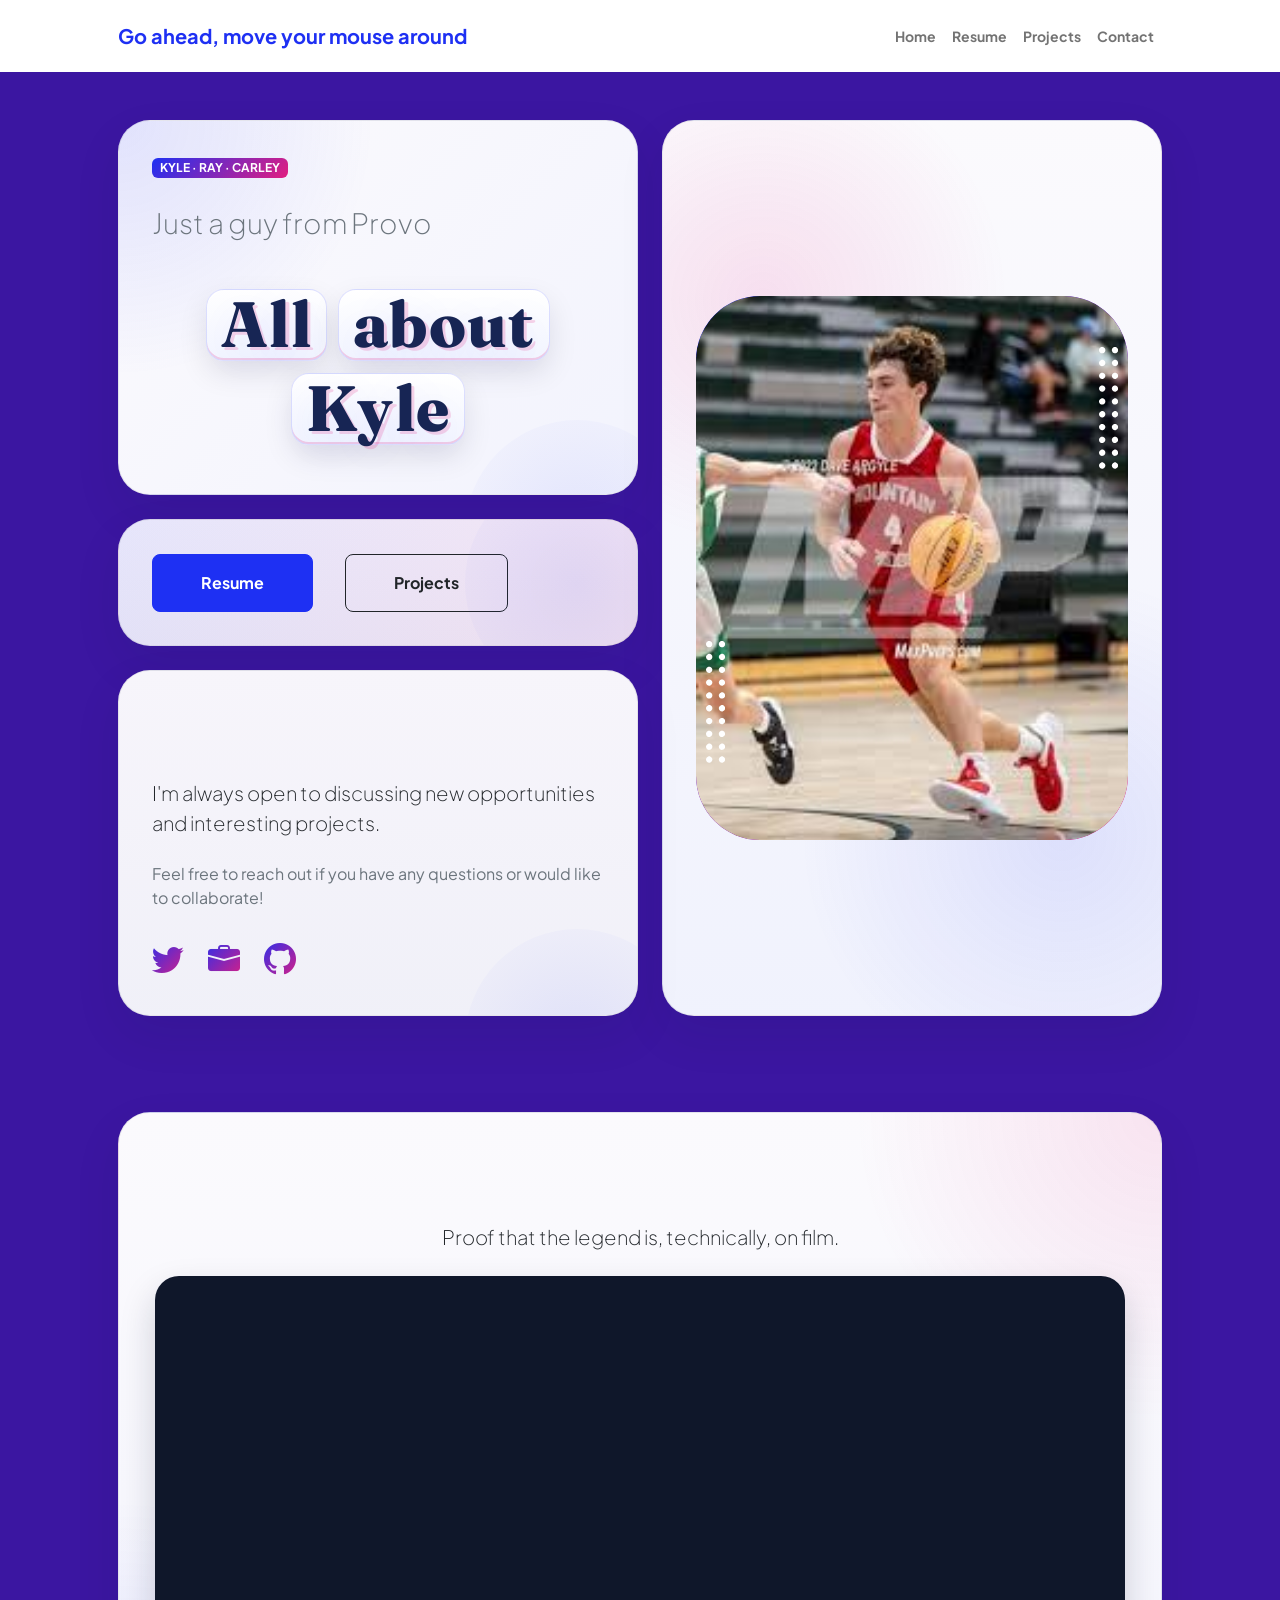
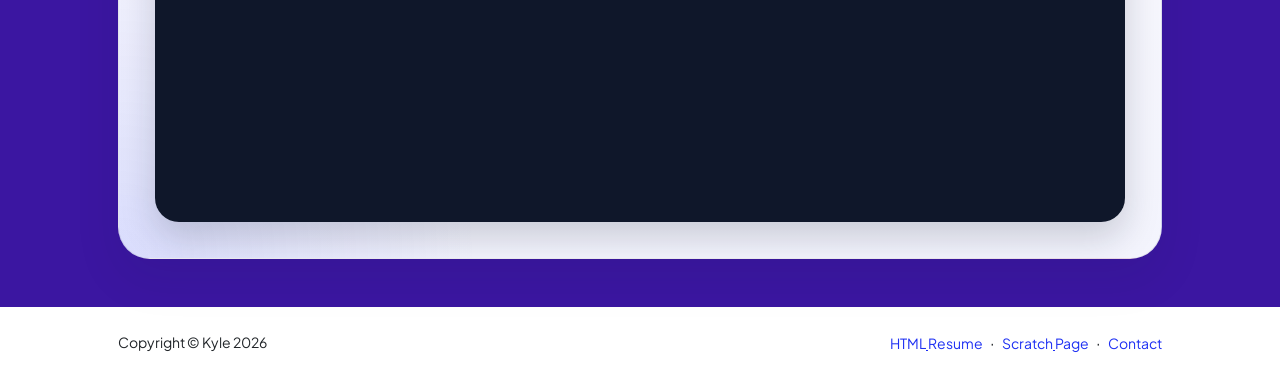
<file: index.html>
<!DOCTYPE html>
<html lang="en">
    <head>
        <meta charset="utf-8" />
        <meta name="viewport" content="width=device-width, initial-scale=1, shrink-to-fit=no" />
        <meta name="description" content="" />
        <meta name="author" content="" />
        <title>All about Kyle</title>
        <!-- Favicon-->
        <link rel="icon" type="image/x-icon" href="assets/favicon.ico" />
        <!-- Custom Google font-->
        <link rel="preconnect" href="https://fonts.googleapis.com" />
        <link rel="preconnect" href="https://fonts.gstatic.com" crossorigin />
        <link href="https://fonts.googleapis.com/css2?family=Plus+Jakarta+Sans:wght@100;200;300;400;500;600;700;800;900&amp;display=swap" rel="stylesheet" />
        <link href="https://fonts.googleapis.com/css2?family=Sora:wght@600;700;800&amp;display=swap" rel="stylesheet" />
        <link href="https://fonts.googleapis.com/css2?family=Fraunces:opsz,wght@9..144,700;9..144,800;9..144,900&amp;display=swap" rel="stylesheet" />
        <!-- Bootstrap icons-->
        <link href="https://cdn.jsdelivr.net/npm/bootstrap-icons@1.8.1/font/bootstrap-icons.css" rel="stylesheet" />
        <!-- Core theme CSS (includes Bootstrap)-->
        <link href="css/styles.css" rel="stylesheet" />
    </head>
    <body class="d-flex flex-column h-100" data-runaway-page="home">
        <main class="flex-shrink-0">
            <!-- Navigation-->
            <nav class="navbar navbar-expand-lg navbar-light bg-white py-3">
                <div class="container px-5">
                    <a class="navbar-brand" href="index.html"><span class="fw-bolder text-primary">Go ahead, move your mouse around</span></a>
                    <button class="navbar-toggler" type="button" data-bs-toggle="collapse" data-bs-target="#navbarSupportedContent" aria-controls="navbarSupportedContent" aria-expanded="false" aria-label="Toggle navigation"><span class="navbar-toggler-icon"></span></button>
                    <div class="collapse navbar-collapse" id="navbarSupportedContent">
                        <ul class="navbar-nav ms-auto mb-2 mb-lg-0 small fw-bolder">
                            <li class="nav-item"><a class="nav-link" href="index.html">Home</a></li>
                            <li class="nav-item"><a class="nav-link" href="resume.html">Resume</a></li>
                            <li class="nav-item"><a class="nav-link" href="projects.html">Projects</a></li>
                            <li class="nav-item"><a class="nav-link" href="contact.html">Contact</a></li>
                        </ul>
                    </div>
                </div>
            </nav>
            <!-- Header-->
            <header class="home-remix py-5">
                <div class="container px-5 pb-5">
                    <div class="home-remix-grid">
                        <section class="home-panel home-panel-intro text-center text-lg-start">
                            <div class="badge bg-gradient-primary-to-secondary text-white mb-4"><div class="text-uppercase">Kyle &middot; Ray &middot; Carley</div></div>
                            <div class="fs-3 fw-light text-muted mb-3">Just a guy from Provo</div>
                            <h1 class="display-3 fw-bolder mb-0 hero-title-shell" data-runaway-zone>
                                <span class="hero-title d-inline-flex" data-runaway-title>
                                    <span class="hero-title-word runaway-word">All</span>
                                    <span class="hero-title-word runaway-word">about</span>
                                    <span class="hero-title-word runaway-word">Kyle</span>
                                </span>
                            </h1>
                        </section>
                        <section class="home-panel home-panel-actions">
                            <div class="d-grid gap-3 d-sm-flex justify-content-center justify-content-lg-start mb-0">
                                <a class="btn btn-primary btn-lg px-5 py-3 me-sm-3 fs-6 fw-bolder" href="assets/Carley-Kyle-Resume.pdf">Resume</a>
                                <a class="btn btn-outline-dark btn-lg px-5 py-3 fs-6 fw-bolder" href="projects.html">Projects</a>
                            </div>
                        </section>
                        <section class="home-panel home-panel-photo">
                            <div class="d-flex justify-content-center align-items-center h-100">
                                <div class="profile bg-gradient-primary-to-secondary">
                                    <!-- TIP: For best results, use a photo with a transparent background like the demo example below-->
                                    <!-- Watch a tutorial on how to do this on YouTube (link)-->
                                    <img class="profile-img" src="[data-uri]
                                    " alt="Kyle photo" />
                                    <div class="dots-1">
                                        <!-- SVG Dots-->
                                        <svg version="1.1" xmlns="http://www.w3.org/2000/svg" xmlns:xlink="http://www.w3.org/1999/xlink" x="0px" y="0px" viewBox="0 0 191.6 1215.4" style="enable-background: new 0 0 191.6 1215.4" xml:space="preserve">
                                            <g transform="translate(0.000000,1280.000000) scale(0.100000,-0.100000)">
                                                <path d="M227.7,12788.6c-105-35-200-141-222-248c-43-206,163-412,369-369c155,32,275,190,260,339c-11,105-90,213-190,262        C383.7,12801.6,289.7,12808.6,227.7,12788.6z"></path>
                                                <path d="M1507.7,12788.6c-151-50-253-216-222-362c25-119,136-230,254-255c194-41,395,142,375,339c-11,105-90,213-190,262        C1663.7,12801.6,1569.7,12808.6,1507.7,12788.6z"></path>
                                                <path d="M227.7,11508.6c-105-35-200-141-222-248c-43-206,163-412,369-369c155,32,275,190,260,339c-11,105-90,213-190,262        C383.7,11521.6,289.7,11528.6,227.7,11508.6z"></path>
                                                <path d="M1507.7,11508.6c-151-50-253-216-222-362c25-119,136-230,254-255c194-41,395,142,375,339c-11,105-90,213-190,262        C1663.7,11521.6,1569.7,11528.6,1507.7,11508.6z"></path>
                                                <path d="M227.7,10228.6c-105-35-200-141-222-248c-43-206,163-412,369-369c155,32,275,190,260,339c-11,105-90,213-190,262        C383.7,10241.6,289.7,10248.6,227.7,10228.6z"></path>
                                                <path d="M1507.7,10228.6c-105-35-200-141-222-248c-43-206,163-412,369-369c155,32,275,190,260,339c-11,105-90,213-190,262        C1663.7,10241.6,1569.7,10248.6,1507.7,10228.6z"></path>
                                                <path d="M227.7,8948.6c-105-35-200-141-222-248c-43-206,163-412,369-369c155,32,275,190,260,339c-11,105-90,213-190,262        C383.7,8961.6,289.7,8968.6,227.7,8948.6z"></path>
                                                <path d="M1507.7,8948.6c-105-35-200-141-222-248c-43-206,163-412,369-369c155,32,275,190,260,339c-11,105-90,213-190,262        C1663.7,8961.6,1569.7,8968.6,1507.7,8948.6z"></path>
                                                <path d="M227.7,7668.6c-105-35-200-141-222-248c-43-206,163-412,369-369c155,32,275,190,260,339c-11,105-90,213-190,262        C383.7,7681.6,289.7,7688.6,227.7,7668.6z"></path>
                                                <path d="M1507.7,7668.6c-105-35-200-141-222-248c-43-206,163-412,369-369c155,32,275,190,260,339c-11,105-90,213-190,262        C1663.7,7681.6,1569.7,7688.6,1507.7,7668.6z"></path>
                                                <path d="M227.7,6388.6c-105-35-200-141-222-248c-43-206,163-412,369-369c155,32,275,190,260,339c-11,105-90,213-190,262        C383.7,6401.6,289.7,6408.6,227.7,6388.6z"></path>
                                                <path d="M1507.7,6388.6c-105-35-200-141-222-248c-43-206,163-412,369-369c155,32,275,190,260,339c-11,105-90,213-190,262        C1663.7,6401.6,1569.7,6408.6,1507.7,6388.6z"></path>
                                                <path d="M227.7,5108.6c-105-35-200-141-222-248c-43-206,163-412,369-369c155,32,275,190,260,339c-11,105-90,213-190,262        C383.7,5121.6,289.7,5128.6,227.7,5108.6z"></path>
                                                <path d="M1507.7,5108.6c-105-35-200-141-222-248c-43-206,163-412,369-369c155,32,275,190,260,339c-11,105-90,213-190,262        C1663.7,5121.6,1569.7,5128.6,1507.7,5108.6z"></path>
                                                <path d="M227.7,3828.6c-105-35-200-141-222-248c-43-206,163-412,369-369c155,32,275,190,260,339c-11,105-90,213-190,262        C383.7,3841.6,289.7,3848.6,227.7,3828.6z"></path>
                                                <path d="M1507.7,3828.6c-105-35-200-141-222-248c-43-206,163-412,369-369c155,32,275,190,260,339c-11,105-90,213-190,262        C1663.7,3841.6,1569.7,3848.6,1507.7,3828.6z"></path>
                                                <path d="M227.7,2548.6c-105-35-200-141-222-248c-43-206,163-412,369-369c155,32,275,190,260,339c-11,105-90,213-190,262        C383.7,2561.6,289.7,2568.6,227.7,2548.6z"></path>
                                                <path d="M1507.7,2548.6c-105-35-200-141-222-248c-43-206,163-412,369-369c155,32,275,190,260,339c-11,105-90,213-190,262        C1663.7,2561.6,1569.7,2568.6,1507.7,2548.6z"></path>
                                                <path d="M227.7,1268.6c-105-35-200-141-222-248c-43-206,163-412,369-369c155,32,275,190,260,339c-11,105-90,213-190,262        C383.7,1281.6,289.7,1288.6,227.7,1268.6z"></path>
                                                <path d="M1507.7,1268.6c-105-35-200-141-222-248c-43-206,163-412,369-369c155,32,275,190,260,339c-11,105-90,213-190,262        C1663.7,1281.6,1569.7,1288.6,1507.7,1268.6z"></path>
                                            </g>
                                        </svg>
                                        <!-- END of SVG dots-->
                                    </div>
                                    <div class="dots-2">
                                        <!-- SVG Dots-->
                                        <svg version="1.1" xmlns="http://www.w3.org/2000/svg" xmlns:xlink="http://www.w3.org/1999/xlink" x="0px" y="0px" viewBox="0 0 191.6 1215.4" style="enable-background: new 0 0 191.6 1215.4" xml:space="preserve">
                                            <g transform="translate(0.000000,1280.000000) scale(0.100000,-0.100000)">
                                                <path d="M227.7,12788.6c-105-35-200-141-222-248c-43-206,163-412,369-369c155,32,275,190,260,339c-11,105-90,213-190,262        C383.7,12801.6,289.7,12808.6,227.7,12788.6z"></path>
                                                <path d="M1507.7,12788.6c-151-50-253-216-222-362c25-119,136-230,254-255c194-41,395,142,375,339c-11,105-90,213-190,262        C1663.7,12801.6,1569.7,12808.6,1507.7,12788.6z"></path>
                                                <path d="M227.7,11508.6c-105-35-200-141-222-248c-43-206,163-412,369-369c155,32,275,190,260,339c-11,105-90,213-190,262        C383.7,11521.6,289.7,11528.6,227.7,11508.6z"></path>
                                                <path d="M1507.7,11508.6c-151-50-253-216-222-362c25-119,136-230,254-255c194-41,395,142,375,339c-11,105-90,213-190,262        C1663.7,11521.6,1569.7,11528.6,1507.7,11508.6z"></path>
                                                <path d="M227.7,10228.6c-105-35-200-141-222-248c-43-206,163-412,369-369c155,32,275,190,260,339c-11,105-90,213-190,262        C383.7,10241.6,289.7,10248.6,227.7,10228.6z"></path>
                                                <path d="M1507.7,10228.6c-105-35-200-141-222-248c-43-206,163-412,369-369c155,32,275,190,260,339c-11,105-90,213-190,262        C1663.7,10241.6,1569.7,10248.6,1507.7,10228.6z"></path>
                                                <path d="M227.7,8948.6c-105-35-200-141-222-248c-43-206,163-412,369-369c155,32,275,190,260,339c-11,105-90,213-190,262        C383.7,8961.6,289.7,8968.6,227.7,8948.6z"></path>
                                                <path d="M1507.7,8948.6c-105-35-200-141-222-248c-43-206,163-412,369-369c155,32,275,190,260,339c-11,105-90,213-190,262        C1663.7,8961.6,1569.7,8968.6,1507.7,8948.6z"></path>
                                                <path d="M227.7,7668.6c-105-35-200-141-222-248c-43-206,163-412,369-369c155,32,275,190,260,339c-11,105-90,213-190,262        C383.7,7681.6,289.7,7688.6,227.7,7668.6z"></path>
                                                <path d="M1507.7,7668.6c-105-35-200-141-222-248c-43-206,163-412,369-369c155,32,275,190,260,339c-11,105-90,213-190,262        C1663.7,7681.6,1569.7,7688.6,1507.7,7668.6z"></path>
                                                <path d="M227.7,6388.6c-105-35-200-141-222-248c-43-206,163-412,369-369c155,32,275,190,260,339c-11,105-90,213-190,262        C383.7,6401.6,289.7,6408.6,227.7,6388.6z"></path>
                                                <path d="M1507.7,6388.6c-105-35-200-141-222-248c-43-206,163-412,369-369c155,32,275,190,260,339c-11,105-90,213-190,262        C1663.7,6401.6,1569.7,6408.6,1507.7,6388.6z"></path>
                                                <path d="M227.7,5108.6c-105-35-200-141-222-248c-43-206,163-412,369-369c155,32,275,190,260,339c-11,105-90,213-190,262        C383.7,5121.6,289.7,5128.6,227.7,5108.6z"></path>
                                                <path d="M1507.7,5108.6c-105-35-200-141-222-248c-43-206,163-412,369-369c155,32,275,190,260,339c-11,105-90,213-190,262        C1663.7,5121.6,1569.7,5128.6,1507.7,5108.6z"></path>
                                                <path d="M227.7,3828.6c-105-35-200-141-222-248c-43-206,163-412,369-369c155,32,275,190,260,339c-11,105-90,213-190,262        C383.7,3841.6,289.7,3848.6,227.7,3828.6z"></path>
                                                <path d="M1507.7,3828.6c-105-35-200-141-222-248c-43-206,163-412,369-369c155,32,275,190,260,339c-11,105-90,213-190,262        C1663.7,3841.6,1569.7,3848.6,1507.7,3828.6z"></path>
                                                <path d="M227.7,2548.6c-105-35-200-141-222-248c-43-206,163-412,369-369c155,32,275,190,260,339c-11,105-90,213-190,262        C383.7,2561.6,289.7,2568.6,227.7,2548.6z"></path>
                                                <path d="M1507.7,2548.6c-105-35-200-141-222-248c-43-206,163-412,369-369c155,32,275,190,260,339c-11,105-90,213-190,262        C1663.7,2561.6,1569.7,2568.6,1507.7,2548.6z"></path>
                                                <path d="M227.7,1268.6c-105-35-200-141-222-248c-43-206,163-412,369-369c155,32,275,190,260,339c-11,105-90,213-190,262        C383.7,1281.6,289.7,1288.6,227.7,1268.6z"></path>
                                                <path d="M1507.7,1268.6c-105-35-200-141-222-248c-43-206,163-412,369-369c155,32,275,190,260,339c-11,105-90,213-190,262        C1663.7,1281.6,1569.7,1288.6,1507.7,1268.6z"></path>
                                            </g>
                                        </svg>
                                        <!-- END of SVG dots-->
                                    </div>
                                    <div class="dots-3">
                                        <!-- SVG Dots-->
                                        <svg version="1.1" xmlns="http://www.w3.org/2000/svg" xmlns:xlink="http://www.w3.org/1999/xlink" x="0px" y="0px" viewBox="0 0 191.6 1215.4" style="enable-background: new 0 0 191.6 1215.4" xml:space="preserve">
                                            <g transform="translate(0.000000,1280.000000) scale(0.100000,-0.100000)">
                                                <path d="M227.7,12788.6c-105-35-200-141-222-248c-43-206,163-412,369-369c155,32,275,190,260,339c-11,105-90,213-190,262        C383.7,12801.6,289.7,12808.6,227.7,12788.6z"></path>
                                                <path d="M1507.7,12788.6c-151-50-253-216-222-362c25-119,136-230,254-255c194-41,395,142,375,339c-11,105-90,213-190,262        C1663.7,12801.6,1569.7,12808.6,1507.7,12788.6z"></path>
                                                <path d="M227.7,11508.6c-105-35-200-141-222-248c-43-206,163-412,369-369c155,32,275,190,260,339c-11,105-90,213-190,262        C383.7,11521.6,289.7,11528.6,227.7,11508.6z"></path>
                                                <path d="M1507.7,11508.6c-151-50-253-216-222-362c25-119,136-230,254-255c194-41,395,142,375,339c-11,105-90,213-190,262        C1663.7,11521.6,1569.7,11528.6,1507.7,11508.6z"></path>
                                                <path d="M227.7,10228.6c-105-35-200-141-222-248c-43-206,163-412,369-369c155,32,275,190,260,339c-11,105-90,213-190,262        C383.7,10241.6,289.7,10248.6,227.7,10228.6z"></path>
                                                <path d="M1507.7,10228.6c-105-35-200-141-222-248c-43-206,163-412,369-369c155,32,275,190,260,339c-11,105-90,213-190,262        C1663.7,10241.6,1569.7,10248.6,1507.7,10228.6z"></path>
                                                <path d="M227.7,8948.6c-105-35-200-141-222-248c-43-206,163-412,369-369c155,32,275,190,260,339c-11,105-90,213-190,262        C383.7,8961.6,289.7,8968.6,227.7,8948.6z"></path>
                                                <path d="M1507.7,8948.6c-105-35-200-141-222-248c-43-206,163-412,369-369c155,32,275,190,260,339c-11,105-90,213-190,262        C1663.7,8961.6,1569.7,8968.6,1507.7,8948.6z"></path>
                                                <path d="M227.7,7668.6c-105-35-200-141-222-248c-43-206,163-412,369-369c155,32,275,190,260,339c-11,105-90,213-190,262        C383.7,7681.6,289.7,7688.6,227.7,7668.6z"></path>
                                                <path d="M1507.7,7668.6c-105-35-200-141-222-248c-43-206,163-412,369-369c155,32,275,190,260,339c-11,105-90,213-190,262        C1663.7,7681.6,1569.7,7688.6,1507.7,7668.6z"></path>
                                                <path d="M227.7,6388.6c-105-35-200-141-222-248c-43-206,163-412,369-369c155,32,275,190,260,339c-11,105-90,213-190,262        C383.7,6401.6,289.7,6408.6,227.7,6388.6z"></path>
                                                <path d="M1507.7,6388.6c-105-35-200-141-222-248c-43-206,163-412,369-369c155,32,275,190,260,339c-11,105-90,213-190,262        C1663.7,6401.6,1569.7,6408.6,1507.7,6388.6z"></path>
                                                <path d="M227.7,5108.6c-105-35-200-141-222-248c-43-206,163-412,369-369c155,32,275,190,260,339c-11,105-90,213-190,262        C383.7,5121.6,289.7,5128.6,227.7,5108.6z"></path>
                                                <path d="M1507.7,5108.6c-105-35-200-141-222-248c-43-206,163-412,369-369c155,32,275,190,260,339c-11,105-90,213-190,262        C1663.7,5121.6,1569.7,5128.6,1507.7,5108.6z"></path>
                                                <path d="M227.7,3828.6c-105-35-200-141-222-248c-43-206,163-412,369-369c155,32,275,190,260,339c-11,105-90,213-190,262        C383.7,3841.6,289.7,3848.6,227.7,3828.6z"></path>
                                                <path d="M1507.7,3828.6c-105-35-200-141-222-248c-43-206,163-412,369-369c155,32,275,190,260,339c-11,105-90,213-190,262        C1663.7,3841.6,1569.7,3848.6,1507.7,3828.6z"></path>
                                                <path d="M227.7,2548.6c-105-35-200-141-222-248c-43-206,163-412,369-369c155,32,275,190,260,339c-11,105-90,213-190,262        C383.7,2561.6,289.7,2568.6,227.7,2548.6z"></path>
                                                <path d="M1507.7,2548.6c-105-35-200-141-222-248c-43-206,163-412,369-369c155,32,275,190,260,339c-11,105-90,213-190,262        C1663.7,2561.6,1569.7,2568.6,1507.7,2548.6z"></path>
                                                <path d="M227.7,1268.6c-105-35-200-141-222-248c-43-206,163-412,369-369c155,32,275,190,260,339c-11,105-90,213-190,262        C383.7,1281.6,289.7,1288.6,227.7,1268.6z"></path>
                                                <path d="M1507.7,1268.6c-105-35-200-141-222-248c-43-206,163-412,369-369c155,32,275,190,260,339c-11,105-90,213-190,262        C1663.7,1281.6,1569.7,1288.6,1507.7,1268.6z"></path>
                                            </g>
                                        </svg>
                                        <!-- END of SVG dots-->
                                    </div>
                                    <div class="dots-4">
                                        <!-- SVG Dots-->
                                        <svg version="1.1" xmlns="http://www.w3.org/2000/svg" xmlns:xlink="http://www.w3.org/1999/xlink" x="0px" y="0px" viewBox="0 0 191.6 1215.4" style="enable-background: new 0 0 191.6 1215.4" xml:space="preserve">
                                            <g transform="translate(0.000000,1280.000000) scale(0.100000,-0.100000)">
                                                <path d="M227.7,12788.6c-105-35-200-141-222-248c-43-206,163-412,369-369c155,32,275,190,260,339c-11,105-90,213-190,262        C383.7,12801.6,289.7,12808.6,227.7,12788.6z"></path>
                                                <path d="M1507.7,12788.6c-151-50-253-216-222-362c25-119,136-230,254-255c194-41,395,142,375,339c-11,105-90,213-190,262        C1663.7,12801.6,1569.7,12808.6,1507.7,12788.6z"></path>
                                                <path d="M227.7,11508.6c-105-35-200-141-222-248c-43-206,163-412,369-369c155,32,275,190,260,339c-11,105-90,213-190,262        C383.7,11521.6,289.7,11528.6,227.7,11508.6z"></path>
                                                <path d="M1507.7,11508.6c-151-50-253-216-222-362c25-119,136-230,254-255c194-41,395,142,375,339c-11,105-90,213-190,262        C1663.7,11521.6,1569.7,11528.6,1507.7,11508.6z"></path>
                                                <path d="M227.7,10228.6c-105-35-200-141-222-248c-43-206,163-412,369-369c155,32,275,190,260,339c-11,105-90,213-190,262        C383.7,10241.6,289.7,10248.6,227.7,10228.6z"></path>
                                                <path d="M1507.7,10228.6c-105-35-200-141-222-248c-43-206,163-412,369-369c155,32,275,190,260,339c-11,105-90,213-190,262        C1663.7,10241.6,1569.7,10248.6,1507.7,10228.6z"></path>
                                                <path d="M227.7,8948.6c-105-35-200-141-222-248c-43-206,163-412,369-369c155,32,275,190,260,339c-11,105-90,213-190,262        C383.7,8961.6,289.7,8968.6,227.7,8948.6z"></path>
                                                <path d="M1507.7,8948.6c-105-35-200-141-222-248c-43-206,163-412,369-369c155,32,275,190,260,339c-11,105-90,213-190,262        C1663.7,8961.6,1569.7,8968.6,1507.7,8948.6z"></path>
                                                <path d="M227.7,7668.6c-105-35-200-141-222-248c-43-206,163-412,369-369c155,32,275,190,260,339c-11,105-90,213-190,262        C383.7,7681.6,289.7,7688.6,227.7,7668.6z"></path>
                                                <path d="M1507.7,7668.6c-105-35-200-141-222-248c-43-206,163-412,369-369c155,32,275,190,260,339c-11,105-90,213-190,262        C1663.7,7681.6,1569.7,7688.6,1507.7,7668.6z"></path>
                                                <path d="M227.7,6388.6c-105-35-200-141-222-248c-43-206,163-412,369-369c155,32,275,190,260,339c-11,105-90,213-190,262        C383.7,6401.6,289.7,6408.6,227.7,6388.6z"></path>
                                                <path d="M1507.7,6388.6c-105-35-200-141-222-248c-43-206,163-412,369-369c155,32,275,190,260,339c-11,105-90,213-190,262        C1663.7,6401.6,1569.7,6408.6,1507.7,6388.6z"></path>
                                                <path d="M227.7,5108.6c-105-35-200-141-222-248c-43-206,163-412,369-369c155,32,275,190,260,339c-11,105-90,213-190,262        C383.7,5121.6,289.7,5128.6,227.7,5108.6z"></path>
                                                <path d="M1507.7,5108.6c-105-35-200-141-222-248c-43-206,163-412,369-369c155,32,275,190,260,339c-11,105-90,213-190,262        C1663.7,5121.6,1569.7,5128.6,1507.7,5108.6z"></path>
                                                <path d="M227.7,3828.6c-105-35-200-141-222-248c-43-206,163-412,369-369c155,32,275,190,260,339c-11,105-90,213-190,262        C383.7,3841.6,289.7,3848.6,227.7,3828.6z"></path>
                                                <path d="M1507.7,3828.6c-105-35-200-141-222-248c-43-206,163-412,369-369c155,32,275,190,260,339c-11,105-90,213-190,262        C1663.7,3841.6,1569.7,3848.6,1507.7,3828.6z"></path>
                                                <path d="M227.7,2548.6c-105-35-200-141-222-248c-43-206,163-412,369-369c155,32,275,190,260,339c-11,105-90,213-190,262        C383.7,2561.6,289.7,2568.6,227.7,2548.6z"></path>
                                                <path d="M1507.7,2548.6c-105-35-200-141-222-248c-43-206,163-412,369-369c155,32,275,190,260,339c-11,105-90,213-190,262        C1663.7,2561.6,1569.7,2568.6,1507.7,2548.6z"></path>
                                                <path d="M227.7,1268.6c-105-35-200-141-222-248c-43-206,163-412,369-369c155,32,275,190,260,339c-11,105-90,213-190,262        C383.7,1281.6,289.7,1288.6,227.7,1268.6z"></path>
                                                <path d="M1507.7,1268.6c-105-35-200-141-222-248c-43-206,163-412,369-369c155,32,275,190,260,339c-11,105-90,213-190,262        C1663.7,1281.6,1569.7,1288.6,1507.7,1268.6z"></path>
                                            </g>
                                        </svg>
                                        <!-- END of SVG dots-->
                                    </div>
                                </div>
                            </div>
                        </section>
                        <section class="home-panel home-panel-contact text-center text-lg-start">
                            <h2 class="display-5 fw-bolder mb-3"><span class="text-gradient d-inline">Reach out to me!</span></h2>
                            <p class="lead fw-light mb-4">I'm always open to discussing new opportunities and interesting projects.</p>
                            <p class="text-muted mb-4">Feel free to reach out if you have any questions or would like to collaborate!</p>
                            <div class="d-flex justify-content-center justify-content-lg-start fs-2 gap-4">
                                <a class="text-gradient" href="https://x.com" aria-label="X"><i class="bi bi-twitter"></i></a>
                                <a class="text-gradient" href="https://www.indeed.com" aria-label="Indeed"><i class="bi bi-briefcase-fill"></i></a>
                                <a class="text-gradient" href="https://github.com" aria-label="GitHub"><i class="bi bi-github"></i></a>
                            </div>
                        </section>
                    </div>
                </div>
            </header>
            <section class="highlight-section pb-5">
                <div class="container px-5">
                    <div class="highlight-card">
                        <div class="text-center mb-4">
                            <h2 class="display-5 fw-bolder mb-3"><span class="text-gradient d-inline">My only highlight</span></h2>
                            <p class="lead fw-light mb-0">Proof that the legend is, technically, on film.</p>
                        </div>
                        <div class="highlight-video-wrap">
                            <iframe
                                src="https://www.youtube.com/embed/dwNLaypagL0"
                                title="My only highlight"
                                allow="accelerometer; autoplay; clipboard-write; encrypted-media; gyroscope; picture-in-picture; web-share"
                                allowfullscreen
                            ></iframe>
                        </div>
                    </div>
                </div>
            </section>
        </main>
        <!-- Footer-->
        <footer class="bg-white py-4 mt-auto">
            <div class="container px-5">
                <div class="row align-items-center justify-content-between flex-column flex-sm-row">
                    <div class="col-auto"><div class="small m-0">Copyright &copy; Kyle 2026</div></div>
                    <div class="col-auto">
                        <a class="small" href="resume.html">HTML Resume</a>
                        <span class="mx-1">&middot;</span>
                        <a class="small" href="scratch.html">Scratch Page</a>
                        <span class="mx-1">&middot;</span>
                        <a class="small" href="contact.html">Contact</a>
                    </div>
                </div>
            </div>
        </footer>
        <!-- Bootstrap core JS-->
        <script src="https://cdn.jsdelivr.net/npm/bootstrap@5.2.3/dist/js/bootstrap.bundle.min.js"></script>
        <!-- Core theme JS-->
        <script src="js/scripts.js"></script>
    </body>
</html>
</file>
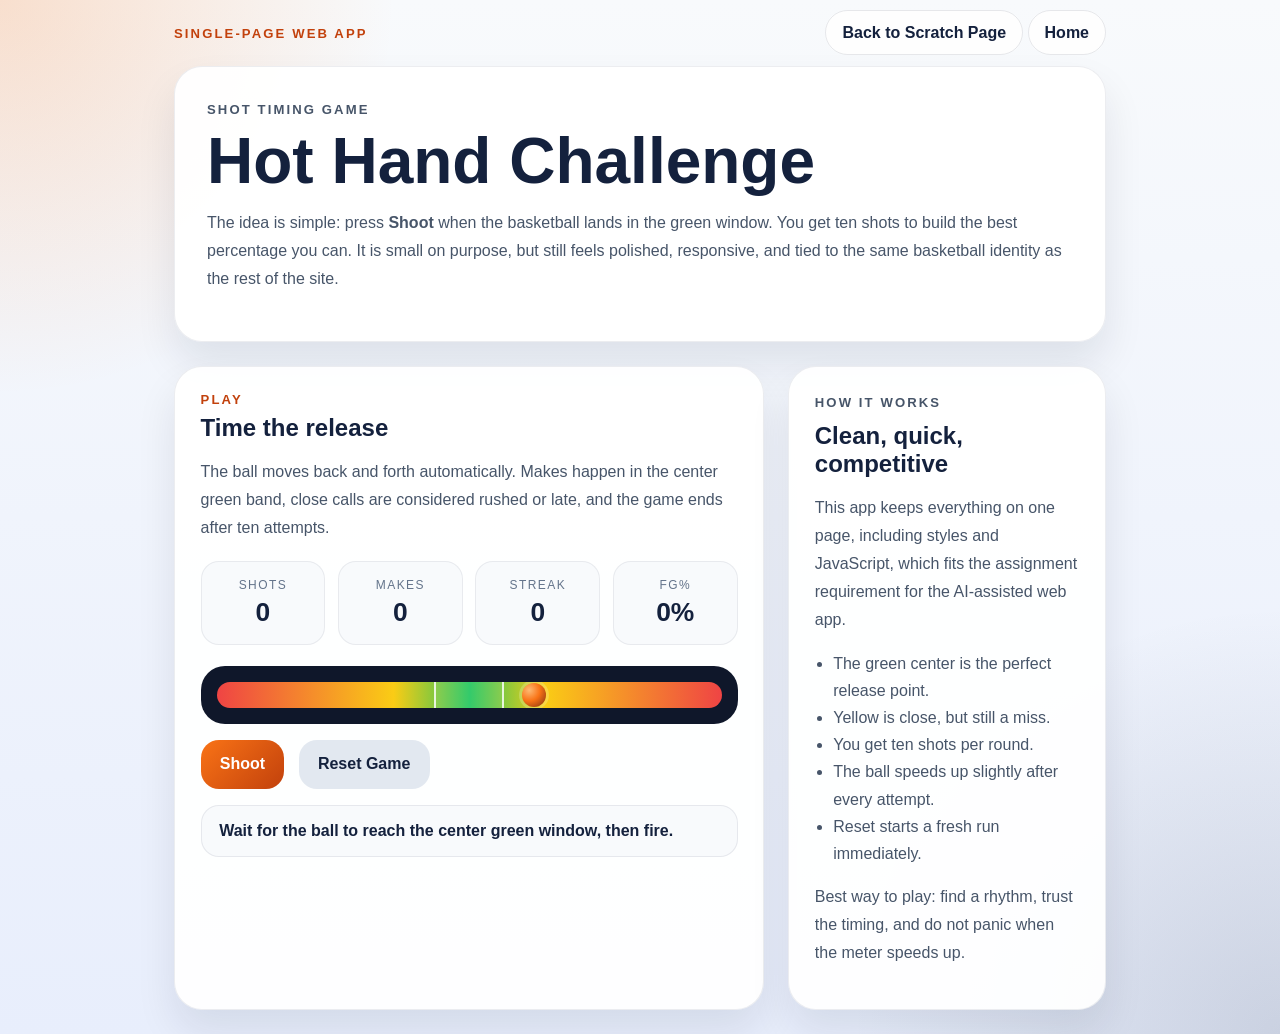
<file: app.html>
<!DOCTYPE html>
<html lang="en">
<head>
    <meta charset="utf-8" />
    <meta name="viewport" content="width=device-width, initial-scale=1.0" />
    <meta name="description" content="A single-page basketball timing game created with AI collaboration." />
    <meta name="author" content="Kyle Carley" />
    <title>Hot Hand Challenge | Kyle Carley</title>
    <link rel="icon" type="image/x-icon" href="assets/favicon.ico" />
    <style>
        :root {
            color-scheme: light;
            --ink: #14213d;
            --sky: #edf2ff;
            --card: rgba(255, 255, 255, 0.94);
            --accent: #f97316;
            --accent-dark: #c2410c;
            --good: #22c55e;
            --mid: #facc15;
            --bad: #ef4444;
        }

        * {
            box-sizing: border-box;
        }

        body {
            margin: 0;
            min-height: 100vh;
            background:
                radial-gradient(circle at top left, rgba(249, 115, 22, 0.2), transparent 24%),
                radial-gradient(circle at bottom right, rgba(20, 33, 61, 0.14), transparent 26%),
                linear-gradient(180deg, #f8fafc 0%, #e8eefc 100%);
            color: var(--ink);
            font-family: "Trebuchet MS", Arial, sans-serif;
        }

        .app-shell {
            max-width: 980px;
            margin: 0 auto;
            padding: 1.5rem;
        }

        .topbar {
            display: flex;
            flex-wrap: wrap;
            gap: 0.75rem;
            justify-content: space-between;
            align-items: center;
            margin-bottom: 1.5rem;
        }

        .topbar a {
            color: var(--ink);
            text-decoration: none;
            font-weight: 700;
            padding: 0.8rem 1rem;
            border-radius: 999px;
            background: rgba(255, 255, 255, 0.86);
            border: 1px solid rgba(20, 33, 61, 0.1);
        }

        .hero,
        .game-card,
        .tips-card {
            background: var(--card);
            border-radius: 28px;
            border: 1px solid rgba(20, 33, 61, 0.08);
            box-shadow: 0 22px 40px rgba(15, 23, 42, 0.09);
        }

        .hero {
            padding: 2rem;
            margin-bottom: 1.5rem;
        }

        .eyebrow {
            margin: 0;
            letter-spacing: 0.16em;
            text-transform: uppercase;
            font-size: 0.82rem;
            font-weight: 800;
            color: var(--accent-dark);
        }

        h1 {
            margin: 0.5rem 0 0.9rem;
            font-size: clamp(2.3rem, 5vw, 4rem);
            line-height: 0.98;
        }

        .hero p,
        .tips-card p,
        .game-copy {
            line-height: 1.75;
            color: #475569;
        }

        .layout {
            display: grid;
            grid-template-columns: 1.3fr 0.7fr;
            gap: 1.5rem;
        }

        .game-card,
        .tips-card {
            padding: 1.6rem;
        }

        .scoreboard {
            display: grid;
            grid-template-columns: repeat(4, 1fr);
            gap: 0.8rem;
            margin: 1.2rem 0;
        }

        .stat {
            background: #f8fafc;
            border-radius: 18px;
            padding: 1rem;
            text-align: center;
            border: 1px solid rgba(20, 33, 61, 0.07);
        }

        .stat-label {
            display: block;
            font-size: 0.75rem;
            text-transform: uppercase;
            letter-spacing: 0.12em;
            color: #64748b;
            margin-bottom: 0.35rem;
        }

        .stat-value {
            font-size: 1.65rem;
            font-weight: 800;
        }

        .meter-wrap {
            margin: 1.3rem 0 1rem;
            padding: 1rem;
            border-radius: 24px;
            background: #0f172a;
        }

        .meter-track {
            position: relative;
            height: 26px;
            border-radius: 999px;
            overflow: hidden;
            background: linear-gradient(90deg, var(--bad) 0%, var(--mid) 35%, var(--good) 50%, var(--mid) 65%, var(--bad) 100%);
        }

        .meter-zone {
            position: absolute;
            left: 43%;
            width: 14%;
            top: 0;
            bottom: 0;
            border-left: 2px solid rgba(255, 255, 255, 0.8);
            border-right: 2px solid rgba(255, 255, 255, 0.8);
            background: rgba(255, 255, 255, 0.08);
        }

        .meter-ball {
            position: absolute;
            top: 50%;
            width: 24px;
            height: 24px;
            border-radius: 50%;
            transform: translate(-50%, -50%);
            background: radial-gradient(circle at 30% 30%, #fdba74 0%, #f97316 45%, #7c2d12 100%);
            box-shadow: 0 0 0 3px rgba(255, 255, 255, 0.2);
        }

        .controls {
            display: flex;
            flex-wrap: wrap;
            gap: 0.9rem;
            margin-top: 1rem;
        }

        button {
            border: 0;
            border-radius: 18px;
            padding: 0.95rem 1.2rem;
            font-size: 1rem;
            font-weight: 800;
            cursor: pointer;
        }

        .primary {
            background: linear-gradient(135deg, var(--accent) 0%, var(--accent-dark) 100%);
            color: #fff;
        }

        .secondary {
            background: #e2e8f0;
            color: var(--ink);
        }

        .result {
            min-height: 3.2rem;
            margin-top: 1rem;
            padding: 1rem 1.1rem;
            border-radius: 18px;
            background: #f8fafc;
            border: 1px solid rgba(20, 33, 61, 0.08);
            font-weight: 700;
        }

        .shot-log {
            margin-top: 1rem;
            display: flex;
            flex-wrap: wrap;
            gap: 0.45rem;
        }

        .chip {
            padding: 0.45rem 0.7rem;
            border-radius: 999px;
            font-size: 0.85rem;
            font-weight: 700;
        }

        .chip.make {
            background: rgba(34, 197, 94, 0.16);
            color: #166534;
        }

        .chip.miss {
            background: rgba(239, 68, 68, 0.14);
            color: #991b1b;
        }

        ul {
            padding-left: 1.15rem;
            color: #475569;
            line-height: 1.7;
        }

        @media (max-width: 860px) {
            .layout {
                grid-template-columns: 1fr;
            }

            .scoreboard {
                grid-template-columns: repeat(2, 1fr);
            }
        }
    </style>
</head>
<body>
    <div class="app-shell">
        <div class="topbar">
            <div>
                <p class="eyebrow">Single-Page Web App</p>
            </div>
            <div>
                <a href="scratch.html">Back to Scratch Page</a>
                <a href="index.html">Home</a>
            </div>
        </div>

        <div class="hero">
            <p class="eyebrow">Shot Timing Game</p>
            <h1>Hot Hand Challenge</h1>
            <p>
                The idea is simple: press <strong>Shoot</strong> when the basketball lands in the green window. You get ten shots to build the best percentage you can.
                It is small on purpose, but still feels polished, responsive, and tied to the same basketball identity as the rest of the site.
            </p>
        </div>

        <div class="layout">
            <div class="game-card">
                <p class="eyebrow">Play</p>
                <h2 style="margin: 0.4rem 0 0.7rem;">Time the release</h2>
                <p class="game-copy">The ball moves back and forth automatically. Makes happen in the center green band, close calls are considered rushed or late, and the game ends after ten attempts.</p>

                <div class="scoreboard">
                    <div class="stat">
                        <span class="stat-label">Shots</span>
                        <span class="stat-value" id="shotsTaken">0</span>
                    </div>
                    <div class="stat">
                        <span class="stat-label">Makes</span>
                        <span class="stat-value" id="makes">0</span>
                    </div>
                    <div class="stat">
                        <span class="stat-label">Streak</span>
                        <span class="stat-value" id="streak">0</span>
                    </div>
                    <div class="stat">
                        <span class="stat-label">FG%</span>
                        <span class="stat-value" id="fgPercent">0%</span>
                    </div>
                </div>

                <div class="meter-wrap" aria-label="Shot timing meter">
                    <div class="meter-track">
                        <div class="meter-zone"></div>
                        <div class="meter-ball" id="meterBall"></div>
                    </div>
                </div>

                <div class="controls">
                    <button class="primary" id="shootButton" type="button">Shoot</button>
                    <button class="secondary" id="resetButton" type="button">Reset Game</button>
                </div>

                <div class="result" id="resultBox">Wait for the ball to reach the center green window, then fire.</div>
                <div class="shot-log" id="shotLog" aria-live="polite"></div>
            </div>

            <div class="tips-card">
                <p class="eyebrow">How it works</p>
                <h2 style="margin: 0.4rem 0 0.8rem;">Clean, quick, competitive</h2>
                <p>This app keeps everything on one page, including styles and JavaScript, which fits the assignment requirement for the AI-assisted web app.</p>
                <ul>
                    <li>The green center is the perfect release point.</li>
                    <li>Yellow is close, but still a miss.</li>
                    <li>You get ten shots per round.</li>
                    <li>The ball speeds up slightly after every attempt.</li>
                    <li>Reset starts a fresh run immediately.</li>
                </ul>
                <p>Best way to play: find a rhythm, trust the timing, and do not panic when the meter speeds up.</p>
            </div>
        </div>
    </div>

    <script>
        const meterBall = document.getElementById("meterBall");
        const shootButton = document.getElementById("shootButton");
        const resetButton = document.getElementById("resetButton");
        const shotsTakenNode = document.getElementById("shotsTaken");
        const makesNode = document.getElementById("makes");
        const streakNode = document.getElementById("streak");
        const fgPercentNode = document.getElementById("fgPercent");
        const resultBox = document.getElementById("resultBox");
        const shotLog = document.getElementById("shotLog");

        let position = 8;
        let direction = 1;
        let speed = 0.9;
        let shotsTaken = 0;
        let makes = 0;
        let streak = 0;
        let gameOver = false;
        let animationFrameId = null;

        function updateMeter() {
            if (gameOver) {
                return;
            }

            position += direction * speed;
            if (position >= 100) {
                position = 100;
                direction = -1;
            }
            if (position <= 0) {
                position = 0;
                direction = 1;
            }

            meterBall.style.left = position + "%";
            animationFrameId = requestAnimationFrame(updateMeter);
        }

        function updateScoreboard() {
            shotsTakenNode.textContent = shotsTaken;
            makesNode.textContent = makes;
            streakNode.textContent = streak;
            const percentage = shotsTaken === 0 ? 0 : Math.round((makes / shotsTaken) * 100);
            fgPercentNode.textContent = percentage + "%";
        }

        function addChip(label, className) {
            const chip = document.createElement("span");
            chip.className = "chip " + className;
            chip.textContent = label;
            shotLog.prepend(chip);
        }

        function finishGame() {
            gameOver = true;
            shootButton.disabled = true;
            const percentage = shotsTaken === 0 ? 0 : Math.round((makes / shotsTaken) * 100);
            resultBox.textContent = "Round complete. You finished " + makes + " for " + shotsTaken + " from the field, good for " + percentage + "%.";
        }

        function takeShot() {
            if (gameOver) {
                return;
            }

            shotsTaken += 1;

            if (position >= 43 && position <= 57) {
                makes += 1;
                streak += 1;
                resultBox.textContent = "Pure. That release was right in the pocket.";
                addChip("Make " + shotsTaken, "make");
            } else {
                streak = 0;
                if (position < 43) {
                    resultBox.textContent = "Miss. You rushed it.";
                } else {
                    resultBox.textContent = "Miss. A little late on the release.";
                }
                addChip("Miss " + shotsTaken, "miss");
            }

            speed += 0.12;
            updateScoreboard();

            if (shotsTaken >= 10) {
                finishGame();
            }
        }

        function resetGame() {
            position = 8;
            direction = 1;
            speed = 0.9;
            shotsTaken = 0;
            makes = 0;
            streak = 0;
            gameOver = false;
            meterBall.style.left = position + "%";
            resultBox.textContent = "Wait for the ball to reach the center green window, then fire.";
            shotLog.innerHTML = "";
            shootButton.disabled = false;
            updateScoreboard();
            if (animationFrameId !== null) {
                cancelAnimationFrame(animationFrameId);
            }
            animationFrameId = requestAnimationFrame(updateMeter);
        }

        shootButton.addEventListener("click", takeShot);
        resetButton.addEventListener("click", resetGame);

        updateScoreboard();
        meterBall.style.left = position + "%";
        animationFrameId = requestAnimationFrame(updateMeter);
    </script>
</body>
</html>
</file>
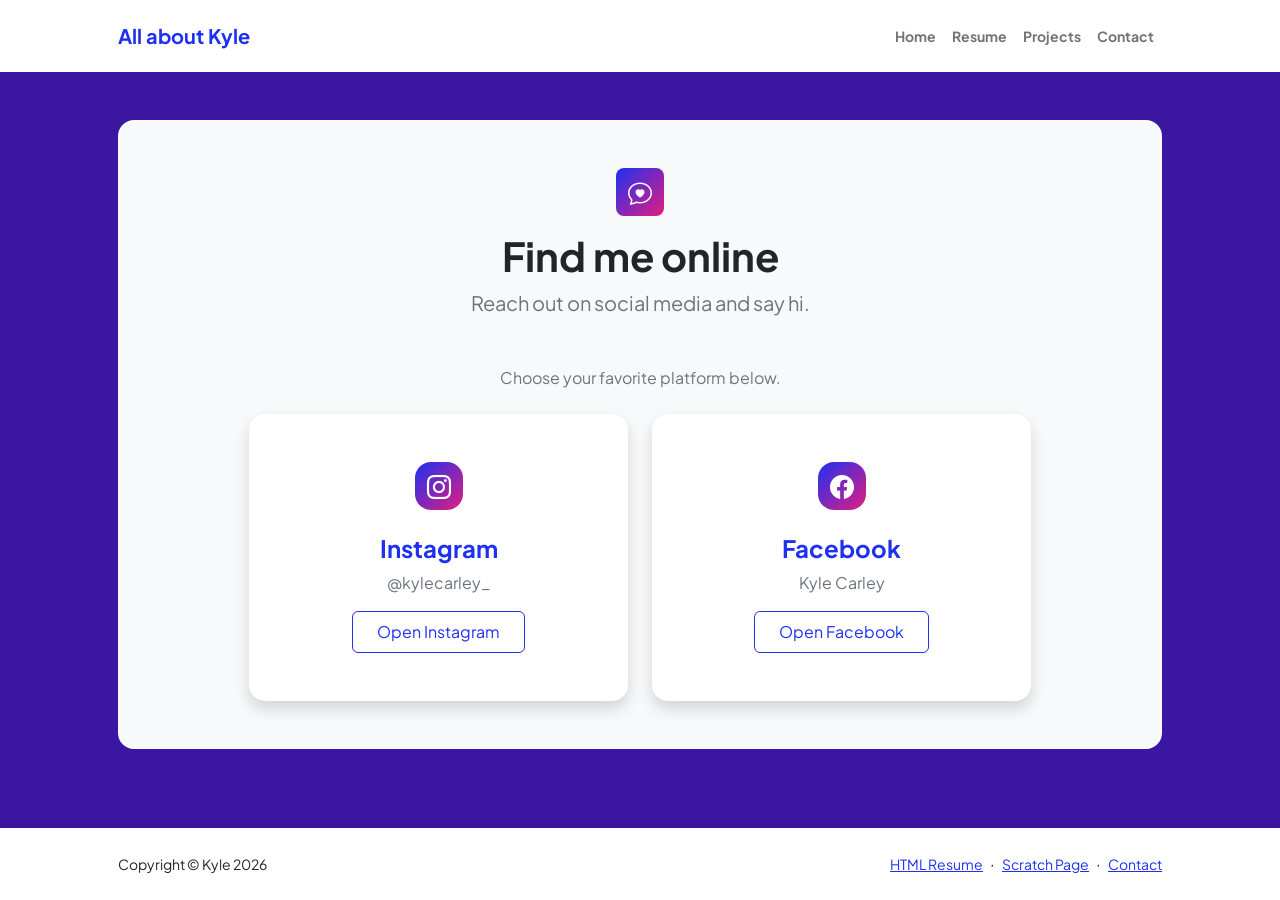
<file: contact.html>
<!DOCTYPE html>
<html lang="en">
    <head>
        <meta charset="utf-8" />
        <meta name="viewport" content="width=device-width, initial-scale=1, shrink-to-fit=no" />
        <meta name="description" content />
        <meta name="author" content />
        <title>Contact Kyle</title>
        <!-- Favicon-->
        <link rel="icon" type="image/x-icon" href="assets/favicon.ico" />
        <!-- Custom Google font-->
        <link rel="preconnect" href="https://fonts.googleapis.com" />
        <link rel="preconnect" href="https://fonts.gstatic.com" crossorigin />
        <link href="https://fonts.googleapis.com/css2?family=Plus+Jakarta+Sans:wght@100;200;300;400;500;600;700;800;900&amp;display=swap" rel="stylesheet" />
        <!-- Bootstrap icons-->
        <link href="https://cdn.jsdelivr.net/npm/bootstrap-icons@1.8.1/font/bootstrap-icons.css" rel="stylesheet" />
        <!-- Core theme CSS (includes Bootstrap)-->
        <link href="css/styles.css" rel="stylesheet" />
    </head>
    <body class="d-flex flex-column">
        <main class="flex-shrink-0">
            <!-- Navigation-->
            <nav class="navbar navbar-expand-lg navbar-light bg-white py-3">
                <div class="container px-5">
                    <a class="navbar-brand" href="index.html"><span class="fw-bolder text-primary">All about Kyle</span></a>
                    <button class="navbar-toggler" type="button" data-bs-toggle="collapse" data-bs-target="#navbarSupportedContent" aria-controls="navbarSupportedContent" aria-expanded="false" aria-label="Toggle navigation"><span class="navbar-toggler-icon"></span></button>
                    <div class="collapse navbar-collapse" id="navbarSupportedContent">
                        <ul class="navbar-nav ms-auto mb-2 mb-lg-0 small fw-bolder">
                            <li class="nav-item"><a class="nav-link" href="index.html">Home</a></li>
                            <li class="nav-item"><a class="nav-link" href="resume.html">Resume</a></li>
                            <li class="nav-item"><a class="nav-link" href="projects.html">Projects</a></li>
                            <li class="nav-item"><a class="nav-link" href="contact.html">Contact</a></li>
                        </ul>
                    </div>
                </div>
            </nav>
            <!-- Page content-->
            <section class="py-5">
                <div class="container px-5">
                    <!-- Contact form-->
                    <div class="bg-light rounded-4 py-5 px-4 px-md-5">
                        <div class="text-center mb-5">
                            <div class="feature bg-primary bg-gradient-primary-to-secondary text-white rounded-3 mb-3"><i class="bi bi-chat-heart"></i></div>
                            <h1 class="fw-bolder">Find me online</h1>
                            <p class="lead fw-normal text-muted mb-0">Reach out on social media and say hi.</p>
                        </div>
                        <div class="row gx-5 justify-content-center">
                            <div class="col-lg-10">
                                <div class="text-center mb-4">
                                    <p class="text-muted mb-0">Choose your favorite platform below.</p>
                                </div>
                                <div class="row row-cols-1 row-cols-md-2 g-4">
                                    <div class="col">
                                        <a class="text-decoration-none" href="https://www.instagram.com/kylecarley_/" target="_blank" rel="noopener noreferrer">
                                            <div class="card shadow border-0 rounded-4 h-100">
                                                <div class="card-body p-5 text-center">
                                                    <div class="feature bg-primary bg-gradient-primary-to-secondary text-white rounded-4 mb-4 mx-auto">
                                                        <i class="bi bi-instagram"></i>
                                                    </div>
                                                    <h2 class="h4 fw-bolder">Instagram</h2>
                                                    <p class="text-muted mb-3">@kylecarley_</p>
                                                    <span class="btn btn-outline-primary px-4 py-2">Open Instagram</span>
                                                </div>
                                            </div>
                                        </a>
                                    </div>
                                    <div class="col">
                                        <a class="text-decoration-none" href="https://www.facebook.com/kyle.carley.2025" target="_blank" rel="noopener noreferrer">
                                            <div class="card shadow border-0 rounded-4 h-100">
                                                <div class="card-body p-5 text-center">
                                                    <div class="feature bg-primary bg-gradient-primary-to-secondary text-white rounded-4 mb-4 mx-auto">
                                                        <i class="bi bi-facebook"></i>
                                                    </div>
                                                    <h2 class="h4 fw-bolder">Facebook</h2>
                                                    <p class="text-muted mb-3">Kyle Carley</p>
                                                    <span class="btn btn-outline-primary px-4 py-2">Open Facebook</span>
                                                </div>
                                            </div>
                                        </a>
                                    </div>
                                </div>
                            </div>
                        </div>
                    </div>
                </div>
            </section>
        </main>
        <!-- Footer-->
        <footer class="bg-white py-4 mt-auto">
            <div class="container px-5">
                <div class="row align-items-center justify-content-between flex-column flex-sm-row">
                    <div class="col-auto"><div class="small m-0">Copyright &copy; Kyle 2026</div></div>
                    <div class="col-auto">
                        <a class="small" href="resume.html">HTML Resume</a>
                        <span class="mx-1">&middot;</span>
                        <a class="small" href="scratch.html">Scratch Page</a>
                        <span class="mx-1">&middot;</span>
                        <a class="small" href="contact.html">Contact</a>
                    </div>
                </div>
            </div>
        </footer>
        <!-- Bootstrap core JS-->
        <script src="https://cdn.jsdelivr.net/npm/bootstrap@5.2.3/dist/js/bootstrap.bundle.min.js"></script>
        <!-- Core theme JS-->
        <script src="js/scripts.js"></script>
    </body>
</html>
</file>
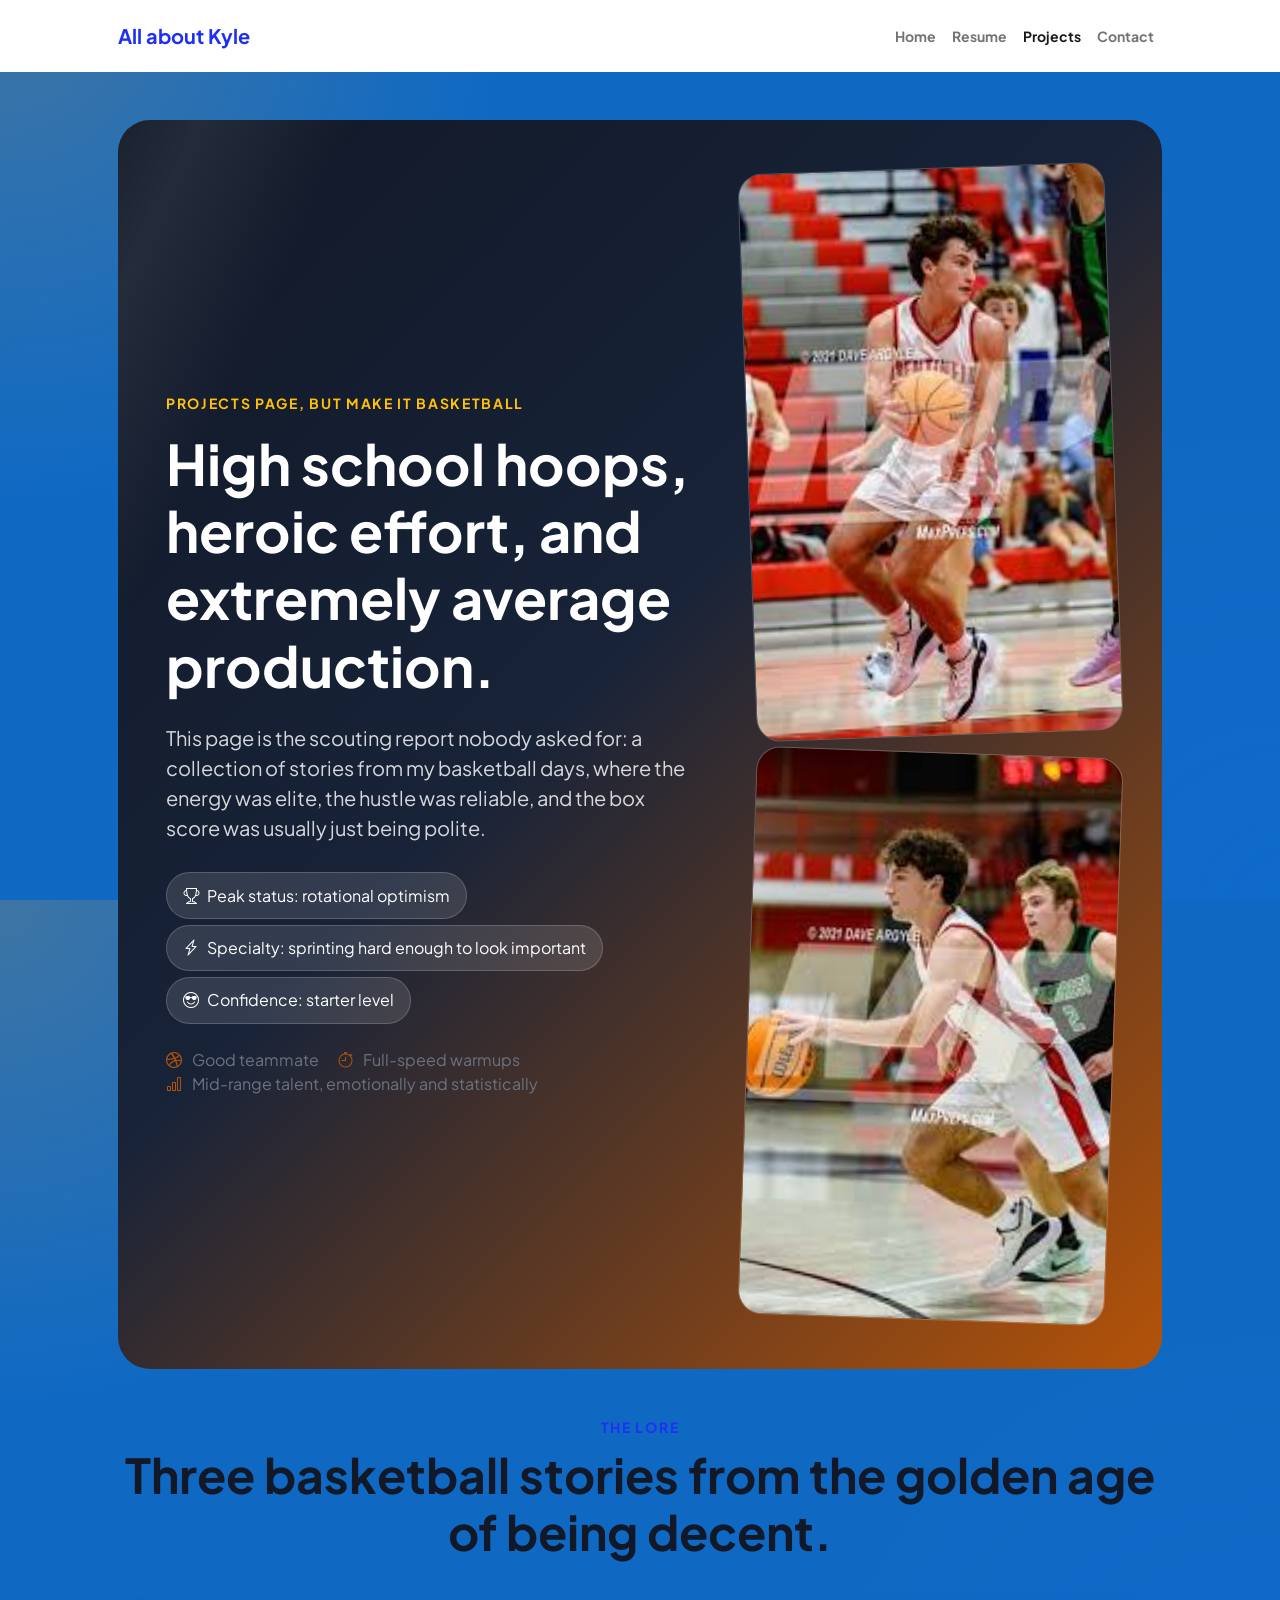
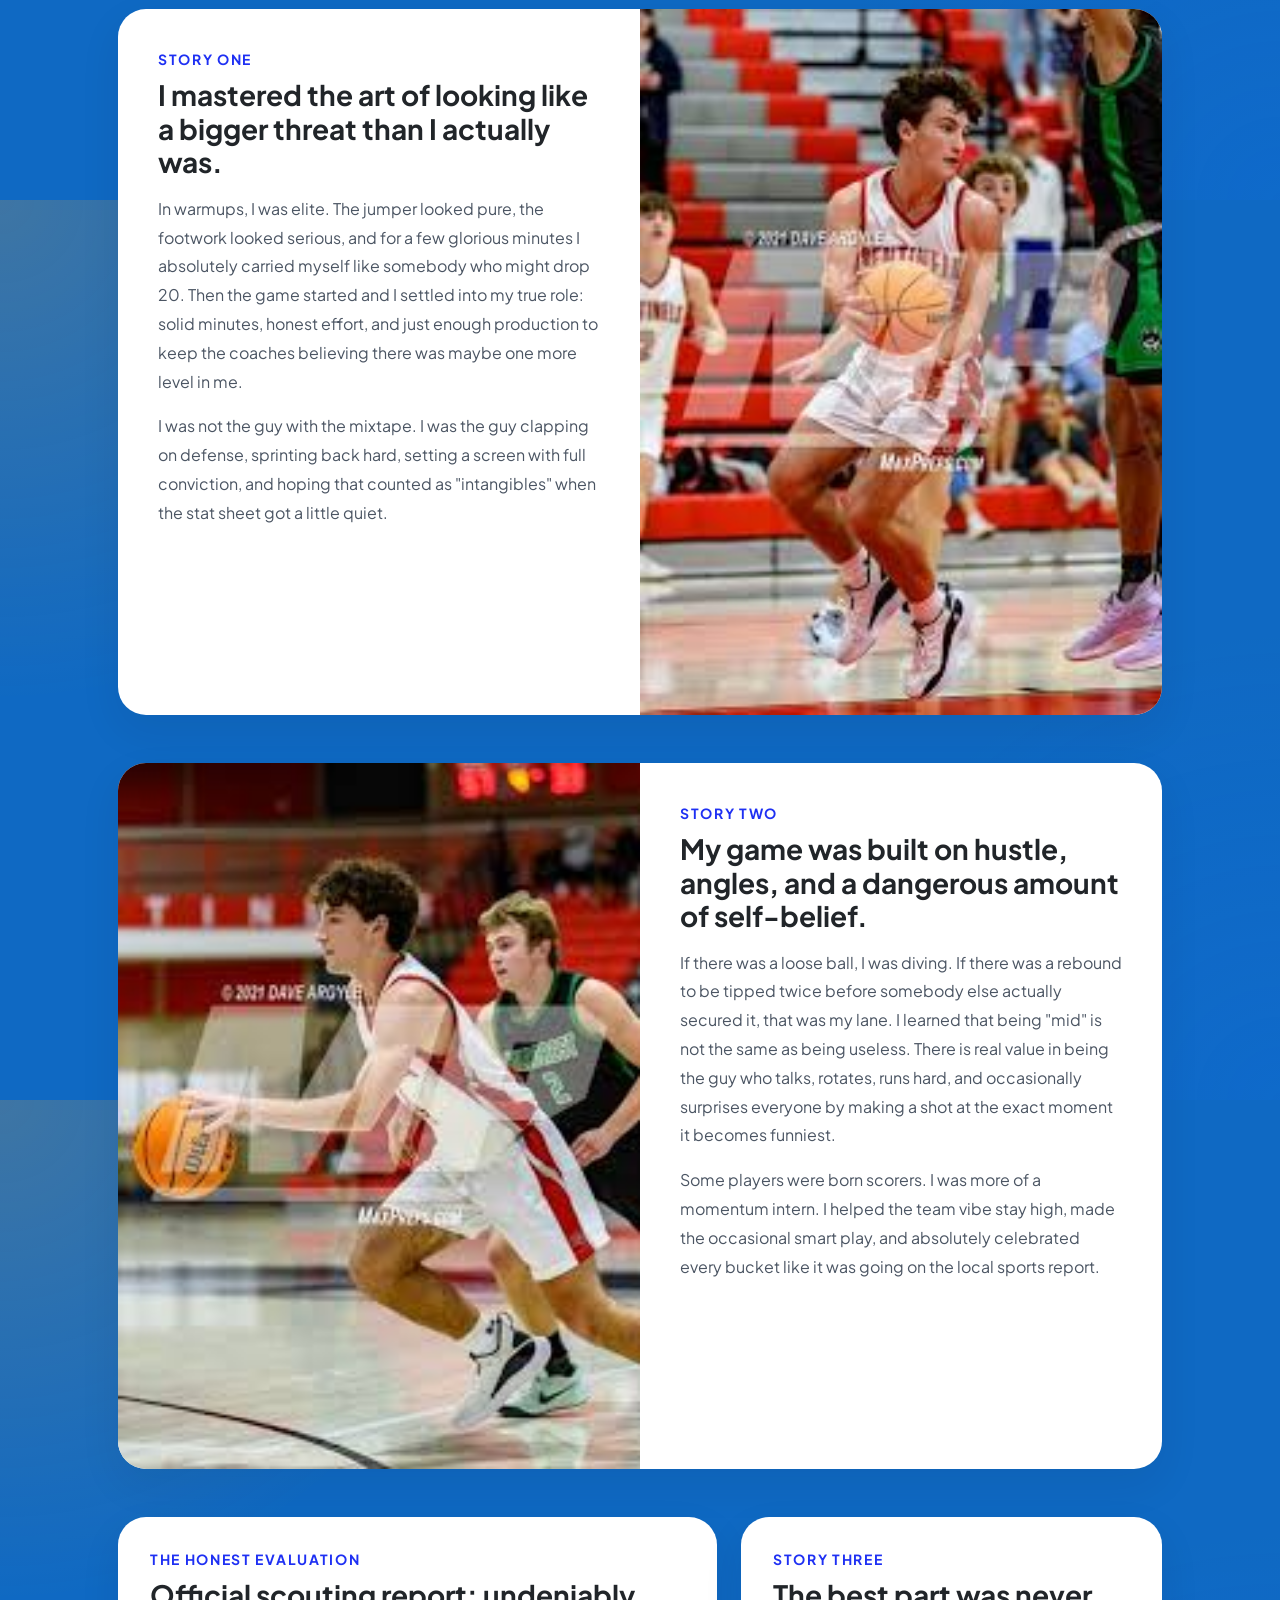
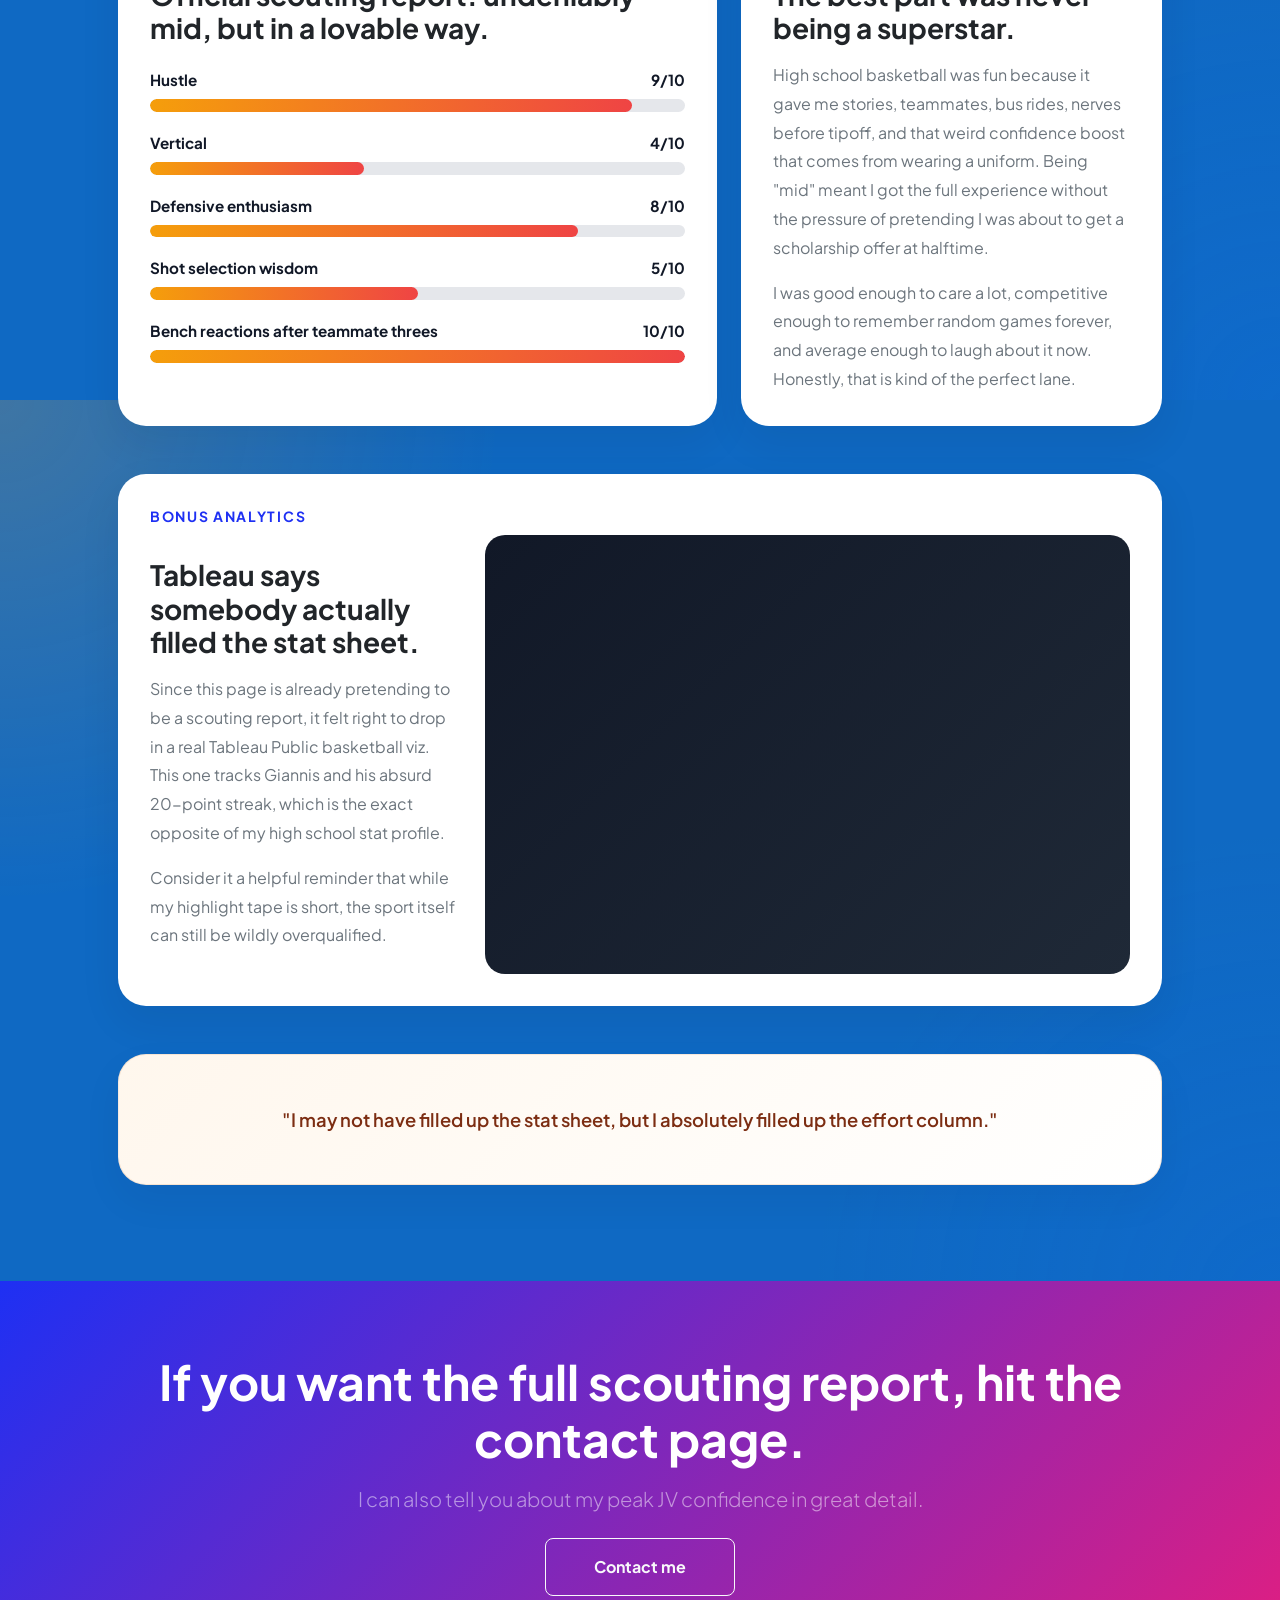
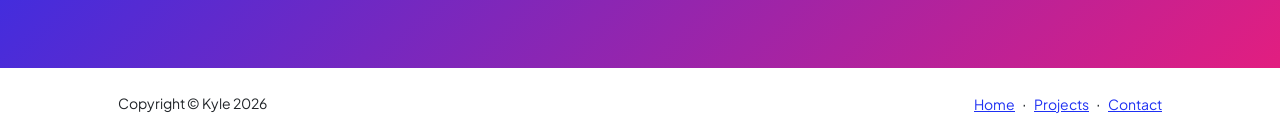
<file: projects.html>
<!DOCTYPE html>
<html lang="en">
    <head>
        <meta charset="utf-8" />
        <meta name="viewport" content="width=device-width, initial-scale=1, shrink-to-fit=no" />
        <meta name="description" content="" />
        <meta name="author" content="" />
        <title>Kyle's Basketball Stories</title>
        <link rel="icon" type="image/x-icon" href="assets/favicon.ico" />
        <link rel="preconnect" href="https://fonts.googleapis.com" />
        <link rel="preconnect" href="https://fonts.gstatic.com" crossorigin />
        <link href="https://fonts.googleapis.com/css2?family=Plus+Jakarta+Sans:wght@100;200;300;400;500;600;700;800;900&amp;display=swap" rel="stylesheet" />
        <link href="https://cdn.jsdelivr.net/npm/bootstrap-icons@1.8.1/font/bootstrap-icons.css" rel="stylesheet" />
        <link href="css/styles.css" rel="stylesheet" />
        <style>
            .basketball-page {
                background:
                    radial-gradient(circle at top left, rgba(255, 167, 38, 0.2), transparent 32%),
                    radial-gradient(circle at bottom right, rgba(13, 110, 253, 0.12), transparent 30%),
                    #0f69c3;
            }

            .hero-shell {
                background: linear-gradient(135deg, #111827 0%, #182338 45%, #b45309 100%);
                border-radius: 2rem;
                color: #fff;
                overflow: hidden;
                position: relative;
            }

            .hero-shell::after {
                background: linear-gradient(90deg, transparent, rgba(255, 255, 255, 0.08), transparent);
                content: "";
                height: 100%;
                left: -35%;
                position: absolute;
                top: 0;
                transform: skewX(-25deg);
                width: 30%;
            }

            .hero-kicker,
            .story-kicker {
                letter-spacing: 0.12em;
                text-transform: uppercase;
            }

            .hero-lead {
                color: rgba(255, 255, 255, 0.82);
                max-width: 36rem;
            }

            .hero-chip {
                background: rgba(255, 255, 255, 0.12);
                border: 1px solid rgba(255, 255, 255, 0.18);
                border-radius: 999px;
                display: inline-flex;
                font-size: 3 rem;
                gap: 0.5rem;
                margin: 0.35rem 0.35rem 0 0;
                padding: 0.65rem 1rem;
            }

            .photo-stack {
                display: grid;
                gap: 1rem;
            }

            .photo-card {
                background: rgba(255, 255, 255, 0.08);
                border: 1px solid rgba(255, 255, 255, 0.15);
                border-radius: 1.5rem;
                overflow: hidden;
                transform: rotate(-2deg);
            }

            .photo-card:nth-child(2) {
                transform: rotate(2deg);
            }

            .photo-card img,
            .story-photo {
                display: block;
                height: 100%;
                object-fit: cover;
                width: 100%;
            }

            .photo-caption {
                color: rgba(255, 255, 255, 0.88);
                font-size: 0.9rem;
                padding: 0.85rem 1rem 1rem;
            }

            .section-title {
                color: #111827;
            }

            .story-card {
                background: #fff;
                border: 0;
                border-radius: 1.75rem;
                box-shadow: 0 1rem 2.5rem rgba(17, 24, 39, 0.08);
                overflow: hidden;
            }

            .story-copy {
                padding: 2.5rem;
            }

            .story-copy p {
                color: #4b5563;
                line-height: 1.8;
            }

            .story-photo-wrap {
                min-height: 100%;
            }

            .mid-meter {
                background: #fff;
                border-radius: 1.75rem;
                box-shadow: 0 1rem 2.5rem rgba(17, 24, 39, 0.08);
                padding: 2rem;
            }

            .meter-row {
                margin-bottom: 1.25rem;
            }

            .meter-row:last-child {
                margin-bottom: 0;
            }

            .meter-label {
                color: #111827;
                display: flex;
                font-size: 0.95rem;
                font-weight: 700;
                justify-content: space-between;
                margin-bottom: 0.45rem;
            }

            .meter-track {
                background: #e5e7eb;
                border-radius: 999px;
                height: 0.8rem;
                overflow: hidden;
            }

            .meter-fill {
                background: linear-gradient(90deg, #f59e0b 0%, #ef4444 100%);
                border-radius: 999px;
                height: 100%;
            }

            .quote-banner {
                background: linear-gradient(135deg, #fff7ed 0%, #ffffff 100%);
                border: 1px solid rgba(180, 83, 9, 0.12);
                border-radius: 1.75rem;
                box-shadow: 0 1rem 2.5rem rgba(17, 24, 39, 0.05);
            }

            .tableau-card {
                background: #ffffff;
                border-radius: 1.75rem;
                box-shadow: 0 1rem 2.5rem rgba(17, 24, 39, 0.08);
                overflow: hidden;
                padding: 2rem;
            }

            .tableau-shell {
                background: linear-gradient(135deg, #111827 0%, #1f2937 100%);
                border-radius: 1.25rem;
                overflow: hidden;
                position: relative;
            }

            .tableau-shell::before {
                content: "";
                display: block;
                padding-top: 68%;
            }

            .tableau-shell iframe {
                border: 0;
                height: 100%;
                inset: 0;
                position: absolute;
                width: 100%;
            }

            .quote-banner blockquote {
                color: #7c2d12;
                font-size: 1.15rem;
                line-height: 1.8;
                margin: 0;
            }

            .timeline-bullet {
                align-items: center;
                color: #6b7280;
                display: inline-flex;
                gap: 0.6rem;
                margin-right: 1rem;
            }

            .timeline-bullet i {
                color: #b45309;
            }

            @media (max-width: 991.98px) {
                .story-copy {
                    padding: 2rem;
                }
            }
        </style>
    </head>
    <body class="d-flex flex-column h-100 basketball-page">
        <main class="flex-shrink-0">
            <nav class="navbar navbar-expand-lg navbar-light bg-white py-3">
                <div class="container px-5">
                    <a class="navbar-brand" href="index.html"><span class="fw-bolder text-primary">All about Kyle</span></a>
                    <button class="navbar-toggler" type="button" data-bs-toggle="collapse" data-bs-target="#navbarSupportedContent" aria-controls="navbarSupportedContent" aria-expanded="false" aria-label="Toggle navigation"><span class="navbar-toggler-icon"></span></button>
                    <div class="collapse navbar-collapse" id="navbarSupportedContent">
                        <ul class="navbar-nav ms-auto mb-2 mb-lg-0 small fw-bolder">
                            <li class="nav-item"><a class="nav-link" href="index.html">Home</a></li>
                            <li class="nav-item"><a class="nav-link" href="resume.html">Resume</a></li>
                            <li class="nav-item"><a class="nav-link active" href="projects.html">Projects</a></li>
                            <li class="nav-item"><a class="nav-link" href="contact.html">Contact</a></li>
                        </ul>
                    </div>
                </div>
            </nav>

            <section class="py-5">
                <div class="container px-5">
                    <div class="hero-shell p-4 p-lg-5 mb-5">
                        <div class="row align-items-center g-4 g-xl-5">
                            <div class="col-xl-7">
                                <div class="hero-kicker text-warning fw-bold small mb-3">Projects Page, But Make It Basketball</div>
                                <h1 class="display-4 fw-bolder mb-4">High school hoops, heroic effort, and extremely average production.</h1>
                                <p class="hero-lead fs-5 mb-4">
                                    This page is the scouting report nobody asked for: a collection of stories from my basketball days, where the energy was elite, the hustle was reliable, and the box score was usually just being polite.
                                </p>
                                <div class="mb-4">
                                    <span class="hero-chip"><i class="bi bi-trophy"></i> Peak status: rotational optimism</span>
                                    <span class="hero-chip"><i class="bi bi-lightning-charge"></i> Specialty: sprinting hard enough to look important</span>
                                    <span class="hero-chip"><i class="bi bi-emoji-sunglasses"></i> Confidence: starter level</span>
                                </div>
                                <div>
                                    <span class="timeline-bullet"><i class="bi bi-dribbble"></i> Good teammate</span>
                                    <span class="timeline-bullet"><i class="bi bi-stopwatch"></i> Full-speed warmups</span>
                                    <span class="timeline-bullet"><i class="bi bi-bar-chart"></i> Mid-range talent, emotionally and statistically</span>
                                </div>
                            </div>
                            <div class="col-xl-5">
                                <div class="photo-stack">
                                    <div class="photo-card">
                                        <img src="[data-uri]" alt="Kyle in high school basketball gear" />
                                        <div class="photo-caption">Proof that I looked far more varsity in photos than in actual game impact.</div>
                                    </div>
                                    <div class="photo-card">
                                        <img src="[data-uri]" alt="Kyle playing basketball" />
                                        <div class="photo-caption">Second angle, same story: maximum effort, respectable hair, aggressively medium stat line.</div>
                                    </div>
                                </div>
                            </div>
                        </div>
                    </div>

                    <div class="text-center mb-5">
                        <div class="story-kicker text-primary fw-bold small mb-2">The Lore</div>
                        <h2 class="display-5 fw-bolder section-title">Three basketball stories from the golden age of being decent.</h2>
                    </div>

                    <div class="card story-card mb-5">
                        <div class="row g-0 align-items-stretch">
                            <div class="col-lg-6">
                                <div class="story-copy">
                                    <div class="story-kicker text-primary fw-bold small mb-2">Story One</div>
                                    <h3 class="fw-bolder mb-3">I mastered the art of looking like a bigger threat than I actually was.</h3>
                                    <p>
                                        In warmups, I was elite. The jumper looked pure, the footwork looked serious, and for a few glorious minutes I absolutely carried myself like somebody who might drop 20. Then the game started and I settled into my true role: solid minutes, honest effort, and just enough production to keep the coaches believing there was maybe one more level in me.
                                    </p>
                                    <p class="mb-0">
                                        I was not the guy with the mixtape. I was the guy clapping on defense, sprinting back hard, setting a screen with full conviction, and hoping that counted as "intangibles" when the stat sheet got a little quiet.
                                    </p>
                                </div>
                            </div>
                            <div class="col-lg-6">
                                <div class="story-photo-wrap">
                                    <img class="story-photo" src="[data-uri]" alt="Kyle on the court" />
                                </div>
                            </div>
                        </div>
                    </div>

                    <div class="card story-card mb-5">
                        <div class="row g-0 align-items-stretch flex-lg-row-reverse">
                            <div class="col-lg-6">
                                <div class="story-copy">
                                    <div class="story-kicker text-primary fw-bold small mb-2">Story Two</div>
                                    <h3 class="fw-bolder mb-3">My game was built on hustle, angles, and a dangerous amount of self-belief.</h3>
                                    <p>
                                        If there was a loose ball, I was diving. If there was a rebound to be tipped twice before somebody else actually secured it, that was my lane. I learned that being "mid" is not the same as being useless. There is real value in being the guy who talks, rotates, runs hard, and occasionally surprises everyone by making a shot at the exact moment it becomes funniest.
                                    </p>
                                    <p class="mb-0">
                                        Some players were born scorers. I was more of a momentum intern. I helped the team vibe stay high, made the occasional smart play, and absolutely celebrated every bucket like it was going on the local sports report.
                                    </p>
                                </div>
                            </div>
                            <div class="col-lg-6">
                                <div class="story-photo-wrap">
                                    <img class="story-photo" src="[data-uri]" alt="Basketball portrait of Kyle" />
                                </div>
                            </div>
                        </div>
                    </div>

                    <div class="row g-4 mb-5">
                        <div class="col-lg-7">
                            <div class="mid-meter h-100">
                                <div class="story-kicker text-primary fw-bold small mb-2">The Honest Evaluation</div>
                                <h3 class="fw-bolder mb-4">Official scouting report: undeniably mid, but in a lovable way.</h3>

                                <div class="meter-row">
                                    <div class="meter-label"><span>Hustle</span><span>9/10</span></div>
                                    <div class="meter-track"><div class="meter-fill" style="width: 90%;"></div></div>
                                </div>
                                <div class="meter-row">
                                    <div class="meter-label"><span>Vertical</span><span>4/10</span></div>
                                    <div class="meter-track"><div class="meter-fill" style="width: 40%;"></div></div>
                                </div>
                                <div class="meter-row">
                                    <div class="meter-label"><span>Defensive enthusiasm</span><span>8/10</span></div>
                                    <div class="meter-track"><div class="meter-fill" style="width: 80%;"></div></div>
                                </div>
                                <div class="meter-row">
                                    <div class="meter-label"><span>Shot selection wisdom</span><span>5/10</span></div>
                                    <div class="meter-track"><div class="meter-fill" style="width: 50%;"></div></div>
                                </div>
                                <div class="meter-row">
                                    <div class="meter-label"><span>Bench reactions after teammate threes</span><span>10/10</span></div>
                                    <div class="meter-track"><div class="meter-fill" style="width: 100%;"></div></div>
                                </div>
                            </div>
                        </div>
                        <div class="col-lg-5">
                            <div class="mid-meter h-100">
                                <div class="story-kicker text-primary fw-bold small mb-2">Story Three</div>
                                <h3 class="fw-bolder mb-3">The best part was never being a superstar.</h3>
                                <p class="text-muted mb-3" style="line-height: 1.8;">
                                    High school basketball was fun because it gave me stories, teammates, bus rides, nerves before tipoff, and that weird confidence boost that comes from wearing a uniform. Being "mid" meant I got the full experience without the pressure of pretending I was about to get a scholarship offer at halftime.
                                </p>
                                <p class="text-muted mb-0" style="line-height: 1.8;">
                                    I was good enough to care a lot, competitive enough to remember random games forever, and average enough to laugh about it now. Honestly, that is kind of the perfect lane.
                                </p>
                            </div>
                        </div>
                    </div>

                    <div class="tableau-card mb-5">
                        <div class="story-kicker text-primary fw-bold small mb-2">Bonus Analytics</div>
                        <div class="row g-4 align-items-center">
                            <div class="col-lg-4">
                                <h3 class="fw-bolder mb-3">Tableau says somebody actually filled the stat sheet.</h3>
                                <p class="text-muted mb-3" style="line-height: 1.8;">
                                    Since this page is already pretending to be a scouting report, it felt right to drop in a real Tableau Public basketball viz. This one tracks Giannis and his absurd 20-point streak, which is the exact opposite of my high school stat profile.
                                </p>
                                <p class="text-muted mb-0" style="line-height: 1.8;">
                                    Consider it a helpful reminder that while my highlight tape is short, the sport itself can still be wildly overqualified.
                                </p>
                            </div>
                            <div class="col-lg-8">
                                <div class="tableau-shell">
                                    <iframe
                                        src="https://public.tableau.com/views/Giannis20PointStreak/Giannis?:showVizHome=no&:embed=true&:toolbar=no"
                                        title="Tableau Public basketball chart"
                                        loading="lazy"
                                        allowfullscreen
                                    ></iframe>
                                </div>
                            </div>
                        </div>
                    </div>

                    <div class="quote-banner p-4 p-lg-5 mb-5">
                        <blockquote class="fw-semibold text-center">
                            "I may not have filled up the stat sheet, but I absolutely filled up the effort column."
                        </blockquote>
                    </div>
                </div>
            </section>

            <section class="py-5 bg-gradient-primary-to-secondary text-white">
                <div class="container px-5 my-4">
                    <div class="text-center">
                        <h2 class="display-5 fw-bolder mb-3">If you want the full scouting report, hit the contact page.</h2>
                        <p class="lead mb-4 text-white-50">I can also tell you about my peak JV confidence in great detail.</p>
                        <a class="btn btn-outline-light btn-lg px-5 py-3 fs-6 fw-bolder" href="contact.html">Contact me</a>
                    </div>
                </div>
            </section>
        </main>

        <footer class="bg-white py-4 mt-auto">
            <div class="container px-5">
                <div class="row align-items-center justify-content-between flex-column flex-sm-row">
                    <div class="col-auto"><div class="small m-0">Copyright &copy; Kyle 2026</div></div>
                    <div class="col-auto">
                        <a class="small" href="index.html">Home</a>
                        <span class="mx-1">&middot;</span>
                        <a class="small" href="projects.html">Projects</a>
                        <span class="mx-1">&middot;</span>
                        <a class="small" href="contact.html">Contact</a>
                    </div>
                </div>
            </div>
        </footer>

        <script src="https://cdn.jsdelivr.net/npm/bootstrap@5.2.3/dist/js/bootstrap.bundle.min.js"></script>
        <script src="js/scripts.js"></script>
    </body>
</html>
</file>
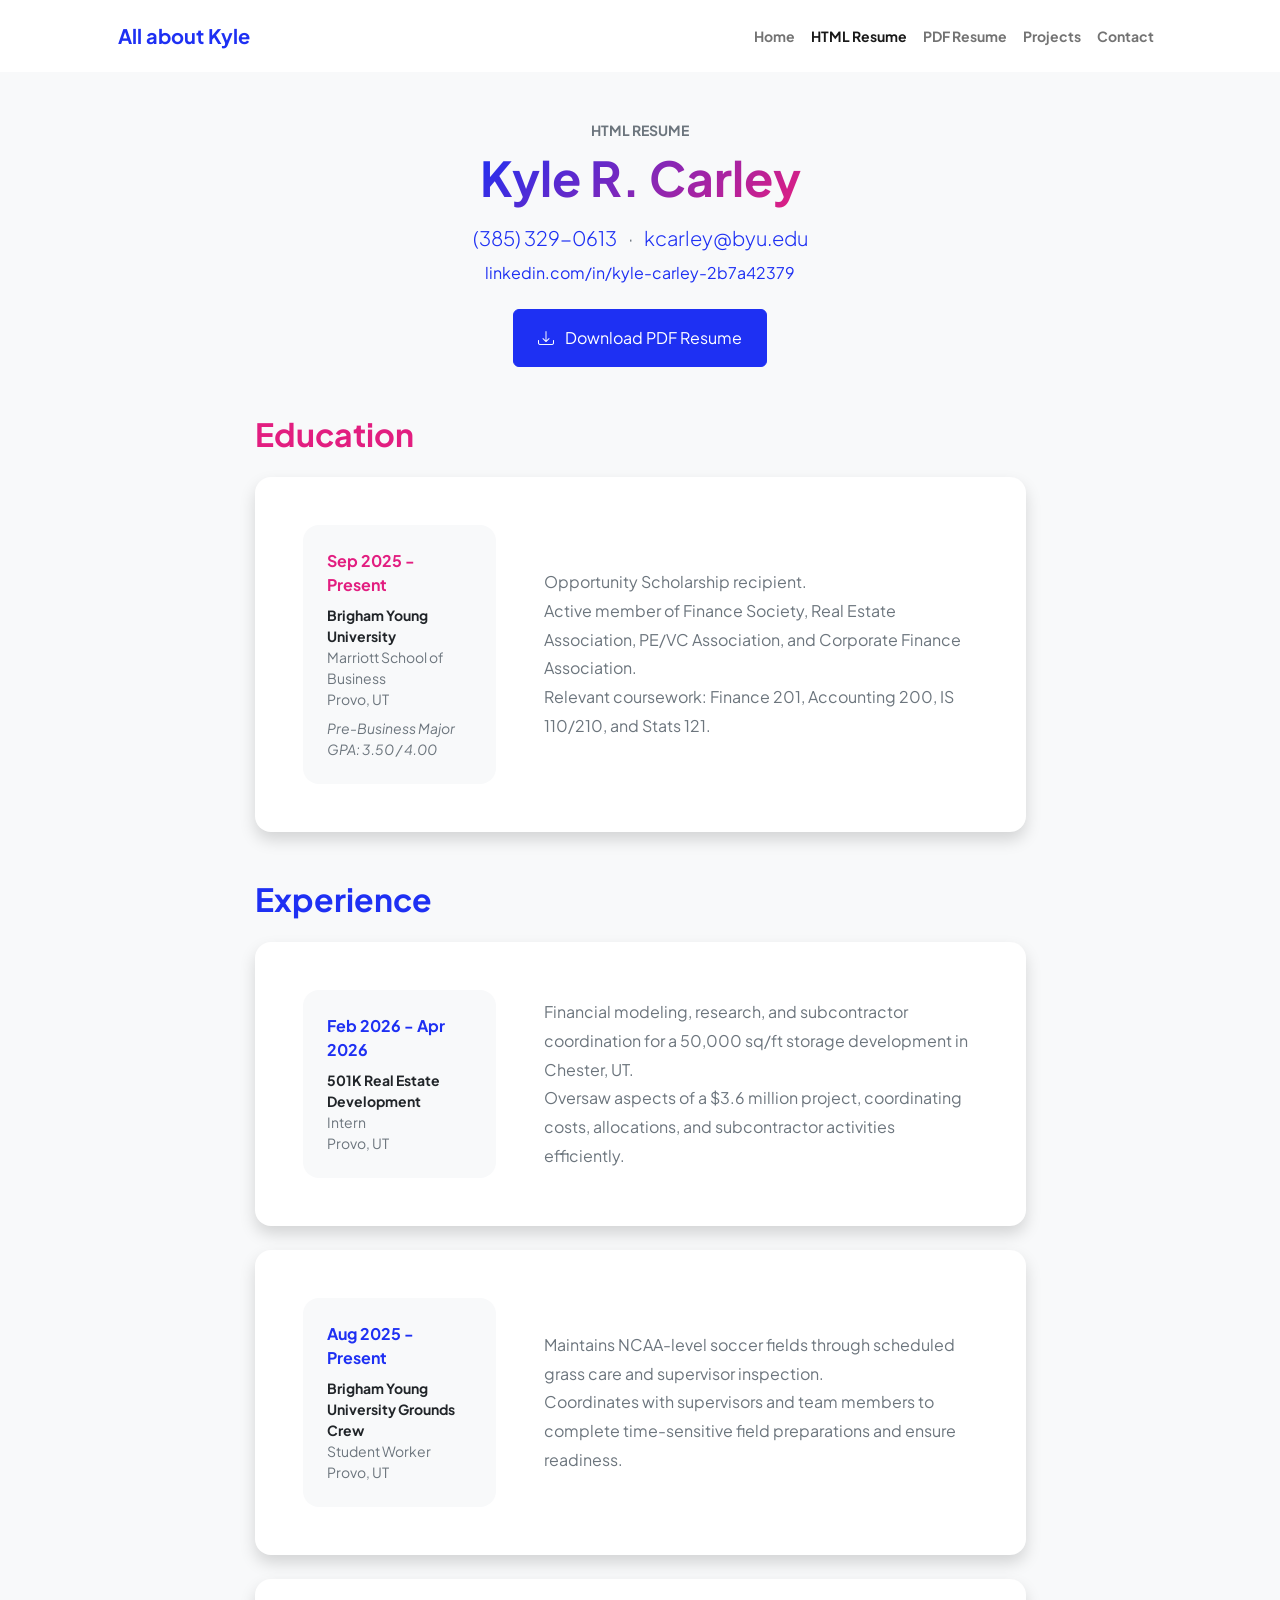
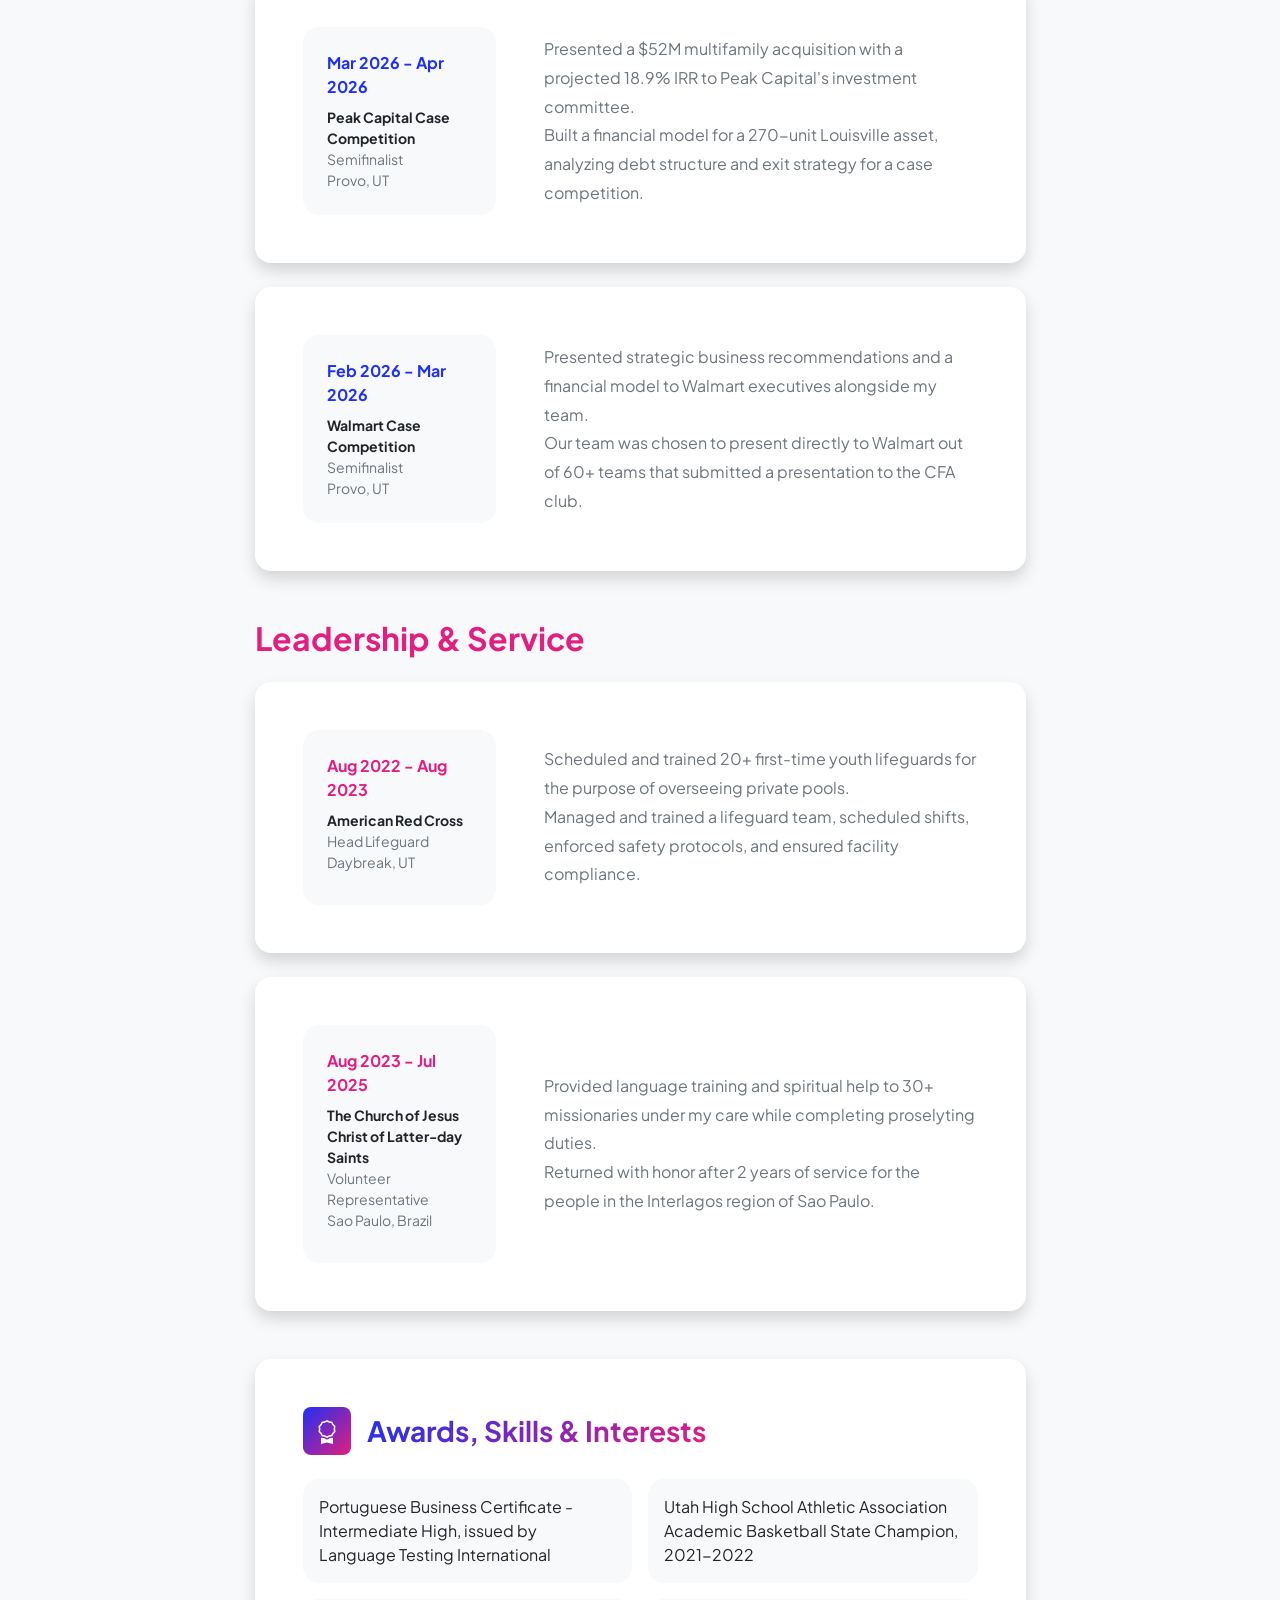
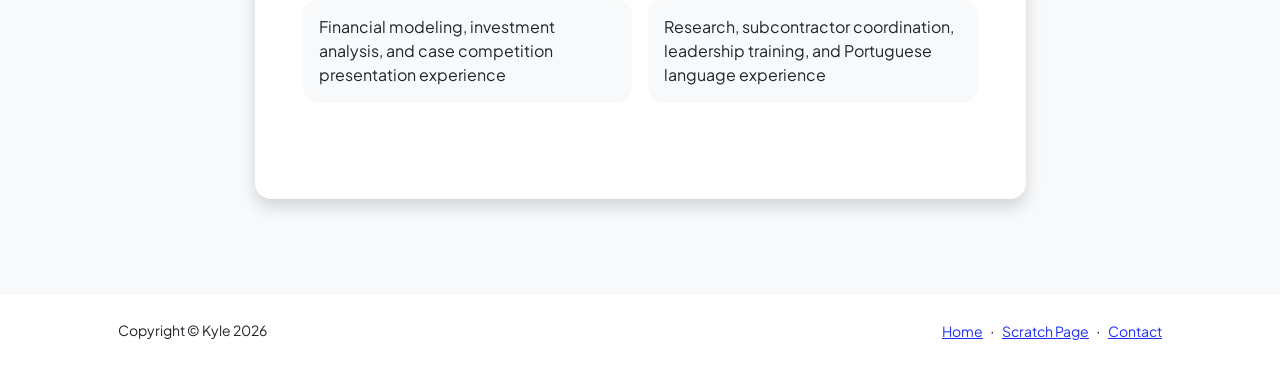
<file: resume.html>
<!DOCTYPE html>
<html lang="en">
    <head>
        <meta charset="utf-8" />
        <meta name="viewport" content="width=device-width, initial-scale=1, shrink-to-fit=no" />
        <meta name="description" content="HTML resume for Kyle Carley" />
        <meta name="author" content="Kyle Carley" />
        <title>Kyle Carley | HTML Resume</title>
        <link rel="icon" type="image/x-icon" href="assets/favicon.ico" />
        <link rel="preconnect" href="https://fonts.googleapis.com" />
        <link rel="preconnect" href="https://fonts.gstatic.com" crossorigin />
        <link href="https://fonts.googleapis.com/css2?family=Plus+Jakarta+Sans:wght@100;200;300;400;500;600;700;800;900&amp;display=swap" rel="stylesheet" />
        <link href="https://cdn.jsdelivr.net/npm/bootstrap-icons@1.8.1/font/bootstrap-icons.css" rel="stylesheet" />
        <link href="css/styles.css" rel="stylesheet" />
    </head>
    <body class="d-flex flex-column h-100 bg-light">
        <main class="flex-shrink-0">
            <nav class="navbar navbar-expand-lg navbar-light bg-white py-3">
                <div class="container px-5">
                    <a class="navbar-brand" href="index.html"><span class="fw-bolder text-primary">All about Kyle</span></a>
                    <button class="navbar-toggler" type="button" data-bs-toggle="collapse" data-bs-target="#navbarSupportedContent" aria-controls="navbarSupportedContent" aria-expanded="false" aria-label="Toggle navigation"><span class="navbar-toggler-icon"></span></button>
                    <div class="collapse navbar-collapse" id="navbarSupportedContent">
                        <ul class="navbar-nav ms-auto mb-2 mb-lg-0 small fw-bolder">
                            <li class="nav-item"><a class="nav-link" href="index.html">Home</a></li>
                            <li class="nav-item"><a class="nav-link active" href="resume.html">HTML Resume</a></li>
                            <li class="nav-item"><a class="nav-link" href="assets/Carley-Kyle-Resume.pdf">PDF Resume</a></li>
                            <li class="nav-item"><a class="nav-link" href="projects.html">Projects</a></li>
                            <li class="nav-item"><a class="nav-link" href="contact.html">Contact</a></li>
                        </ul>
                    </div>
                </div>
            </nav>

            <div class="container px-5 my-5">
                <div class="text-center mb-5">
                    <p class="text-uppercase text-muted fw-bold small mb-2">HTML Resume</p>
                    <h1 class="display-5 fw-bolder mb-3"><span class="text-gradient d-inline">Kyle R. Carley</span></h1>
                    <p class="lead text-muted mb-2">
                        <a class="text-decoration-none" href="tel:+13853290613">(385) 329-0613</a>
                        <span class="mx-2">&middot;</span>
                        <a class="text-decoration-none" href="mailto:kcarley@byu.edu">kcarley@byu.edu</a>
                    </p>
                    <p class="text-muted mb-4">
                        <a class="text-decoration-none" href="https://www.linkedin.com/in/kyle-carley-2b7a42379/" target="_blank" rel="noopener noreferrer">linkedin.com/in/kyle-carley-2b7a42379</a>
                    </p>
                    <a class="btn btn-primary px-4 py-3" href="assets/Carley-Kyle-Resume.pdf">
                        <div class="d-inline-block bi bi-download me-2"></div>
                        Download PDF Resume
                    </a>
                </div>

                <div class="row gx-5 justify-content-center">
                    <div class="col-lg-11 col-xl-9 col-xxl-8">
                        <section class="mb-5">
                            <h2 class="text-secondary fw-bolder mb-4">Education</h2>
                            <div class="card shadow border-0 rounded-4">
                                <div class="card-body p-5">
                                    <div class="row align-items-center gx-5">
                                        <div class="col text-center text-lg-start mb-4 mb-lg-0">
                                            <div class="bg-light p-4 rounded-4">
                                                <div class="text-secondary fw-bolder mb-2">Sep 2025 - Present</div>
                                                <div class="mb-2">
                                                    <div class="small fw-bolder">Brigham Young University</div>
                                                    <div class="small text-muted">Marriott School of Business</div>
                                                    <div class="small text-muted">Provo, UT</div>
                                                </div>
                                                <div class="fst-italic">
                                                    <div class="small text-muted">Pre-Business Major</div>
                                                    <div class="small text-muted">GPA: 3.50 / 4.00</div>
                                                </div>
                                            </div>
                                        </div>
                                        <div class="col-lg-8">
                                            <div class="text-muted" style="line-height: 1.8;">
                                                <div>Opportunity Scholarship recipient.</div>
                                                <div>Active member of Finance Society, Real Estate Association, PE/VC Association, and Corporate Finance Association.</div>
                                                <div>Relevant coursework: Finance 201, Accounting 200, IS 110/210, and Stats 121.</div>
                                            </div>
                                        </div>
                                    </div>
                                </div>
                            </div>
                        </section>

                        <section class="mb-5">
                            <div class="d-flex align-items-center justify-content-between mb-4">
                                <h2 class="text-primary fw-bolder mb-0">Experience</h2>
                            </div>

                            <div class="card shadow border-0 rounded-4 mb-4">
                                <div class="card-body p-5">
                                    <div class="row align-items-center gx-5">
                                        <div class="col text-center text-lg-start mb-4 mb-lg-0">
                                            <div class="bg-light p-4 rounded-4">
                                                <div class="text-primary fw-bolder mb-2">Feb 2026 - Apr 2026</div>
                                                <div class="small fw-bolder">501K Real Estate Development</div>
                                                <div class="small text-muted">Intern</div>
                                                <div class="small text-muted">Provo, UT</div>
                                            </div>
                                        </div>
                                        <div class="col-lg-8">
                                            <div class="text-muted" style="line-height: 1.8;">
                                                <div>Financial modeling, research, and subcontractor coordination for a 50,000 sq/ft storage development in Chester, UT.</div>
                                                <div>Oversaw aspects of a $3.6 million project, coordinating costs, allocations, and subcontractor activities efficiently.</div>
                                            </div>
                                        </div>
                                    </div>
                                </div>
                            </div>

                            <div class="card shadow border-0 rounded-4 mb-4">
                                <div class="card-body p-5">
                                    <div class="row align-items-center gx-5">
                                        <div class="col text-center text-lg-start mb-4 mb-lg-0">
                                            <div class="bg-light p-4 rounded-4">
                                                <div class="text-primary fw-bolder mb-2">Aug 2025 - Present</div>
                                                <div class="small fw-bolder">Brigham Young University Grounds Crew</div>
                                                <div class="small text-muted">Student Worker</div>
                                                <div class="small text-muted">Provo, UT</div>
                                            </div>
                                        </div>
                                        <div class="col-lg-8">
                                            <div class="text-muted" style="line-height: 1.8;">
                                                <div>Maintains NCAA-level soccer fields through scheduled grass care and supervisor inspection.</div>
                                                <div>Coordinates with supervisors and team members to complete time-sensitive field preparations and ensure readiness.</div>
                                            </div>
                                        </div>
                                    </div>
                                </div>
                            </div>

                            <div class="card shadow border-0 rounded-4 mb-4">
                                <div class="card-body p-5">
                                    <div class="row align-items-center gx-5">
                                        <div class="col text-center text-lg-start mb-4 mb-lg-0">
                                            <div class="bg-light p-4 rounded-4">
                                                <div class="text-primary fw-bolder mb-2">Mar 2026 - Apr 2026</div>
                                                <div class="small fw-bolder">Peak Capital Case Competition</div>
                                                <div class="small text-muted">Semifinalist</div>
                                                <div class="small text-muted">Provo, UT</div>
                                            </div>
                                        </div>
                                        <div class="col-lg-8">
                                            <div class="text-muted" style="line-height: 1.8;">
                                                <div>Presented a $52M multifamily acquisition with a projected 18.9% IRR to Peak Capital's investment committee.</div>
                                                <div>Built a financial model for a 270-unit Louisville asset, analyzing debt structure and exit strategy for a case competition.</div>
                                            </div>
                                        </div>
                                    </div>
                                </div>
                            </div>

                            <div class="card shadow border-0 rounded-4">
                                <div class="card-body p-5">
                                    <div class="row align-items-center gx-5">
                                        <div class="col text-center text-lg-start mb-4 mb-lg-0">
                                            <div class="bg-light p-4 rounded-4">
                                                <div class="text-primary fw-bolder mb-2">Feb 2026 - Mar 2026</div>
                                                <div class="small fw-bolder">Walmart Case Competition</div>
                                                <div class="small text-muted">Semifinalist</div>
                                                <div class="small text-muted">Provo, UT</div>
                                            </div>
                                        </div>
                                        <div class="col-lg-8">
                                            <div class="text-muted" style="line-height: 1.8;">
                                                <div>Presented strategic business recommendations and a financial model to Walmart executives alongside my team.</div>
                                                <div>Our team was chosen to present directly to Walmart out of 60+ teams that submitted a presentation to the CFA club.</div>
                                            </div>
                                        </div>
                                    </div>
                                </div>
                            </div>
                        </section>

                        <section class="mb-5">
                            <h2 class="text-secondary fw-bolder mb-4">Leadership &amp; Service</h2>

                            <div class="card shadow border-0 rounded-4 mb-4">
                                <div class="card-body p-5">
                                    <div class="row align-items-center gx-5">
                                        <div class="col text-center text-lg-start mb-4 mb-lg-0">
                                            <div class="bg-light p-4 rounded-4">
                                                <div class="text-secondary fw-bolder mb-2">Aug 2022 - Aug 2023</div>
                                                <div class="mb-2">
                                                    <div class="small fw-bolder">American Red Cross</div>
                                                    <div class="small text-muted">Head Lifeguard</div>
                                                    <div class="small text-muted">Daybreak, UT</div>
                                                </div>
                                            </div>
                                        </div>
                                        <div class="col-lg-8">
                                            <div class="text-muted" style="line-height: 1.8;">
                                                <div>Scheduled and trained 20+ first-time youth lifeguards for the purpose of overseeing private pools.</div>
                                                <div>Managed and trained a lifeguard team, scheduled shifts, enforced safety protocols, and ensured facility compliance.</div>
                                            </div>
                                        </div>
                                    </div>
                                </div>
                            </div>

                            <div class="card shadow border-0 rounded-4">
                                <div class="card-body p-5">
                                    <div class="row align-items-center gx-5">
                                        <div class="col text-center text-lg-start mb-4 mb-lg-0">
                                            <div class="bg-light p-4 rounded-4">
                                                <div class="text-secondary fw-bolder mb-2">Aug 2023 - Jul 2025</div>
                                                <div class="mb-2">
                                                    <div class="small fw-bolder">The Church of Jesus Christ of Latter-day Saints</div>
                                                    <div class="small text-muted">Volunteer Representative</div>
                                                    <div class="small text-muted">Sao Paulo, Brazil</div>
                                                </div>
                                            </div>
                                        </div>
                                        <div class="col-lg-8">
                                            <div class="text-muted" style="line-height: 1.8;">
                                                <div>Provided language training and spiritual help to 30+ missionaries under my care while completing proselyting duties.</div>
                                                <div>Returned with honor after 2 years of service for the people in the Interlagos region of Sao Paulo.</div>
                                            </div>
                                        </div>
                                    </div>
                                </div>
                            </div>
                        </section>

                        <section>
                            <div class="card shadow border-0 rounded-4 mb-5">
                                <div class="card-body p-5">
                                    <div class="mb-5">
                                        <div class="d-flex align-items-center mb-4">
                                            <div class="feature bg-primary bg-gradient-primary-to-secondary text-white rounded-3 me-3"><i class="bi bi-award"></i></div>
                                            <h3 class="fw-bolder mb-0"><span class="text-gradient d-inline">Awards, Skills &amp; Interests</span></h3>
                                        </div>
                                        <div class="row row-cols-1 row-cols-md-2 g-3">
                                            <div class="col"><div class="d-flex align-items-center bg-light rounded-4 p-3 h-100">Portuguese Business Certificate - Intermediate High, issued by Language Testing International</div></div>
                                            <div class="col"><div class="d-flex align-items-center bg-light rounded-4 p-3 h-100">Utah High School Athletic Association Academic Basketball State Champion, 2021-2022</div></div>
                                            <div class="col"><div class="d-flex align-items-center bg-light rounded-4 p-3 h-100">Financial modeling, investment analysis, and case competition presentation experience</div></div>
                                            <div class="col"><div class="d-flex align-items-center bg-light rounded-4 p-3 h-100">Research, subcontractor coordination, leadership training, and Portuguese language experience</div></div>
                                        </div>
                                    </div>
                                </div>
                            </div>
                        </section>
                    </div>
                </div>
            </div>
        </main>

        <footer class="bg-white py-4 mt-auto">
            <div class="container px-5">
                <div class="row align-items-center justify-content-between flex-column flex-sm-row">
                    <div class="col-auto"><div class="small m-0">Copyright &copy; Kyle 2026</div></div>
                    <div class="col-auto">
                        <a class="small" href="index.html">Home</a>
                        <span class="mx-1">&middot;</span>
                        <a class="small" href="scratch.html">Scratch Page</a>
                        <span class="mx-1">&middot;</span>
                        <a class="small" href="contact.html">Contact</a>
                    </div>
                </div>
            </div>
        </footer>

        <script src="https://cdn.jsdelivr.net/npm/bootstrap@5.2.3/dist/js/bootstrap.bundle.min.js"></script>
        <script src="js/scripts.js"></script>
    </body>
</html>
</file>
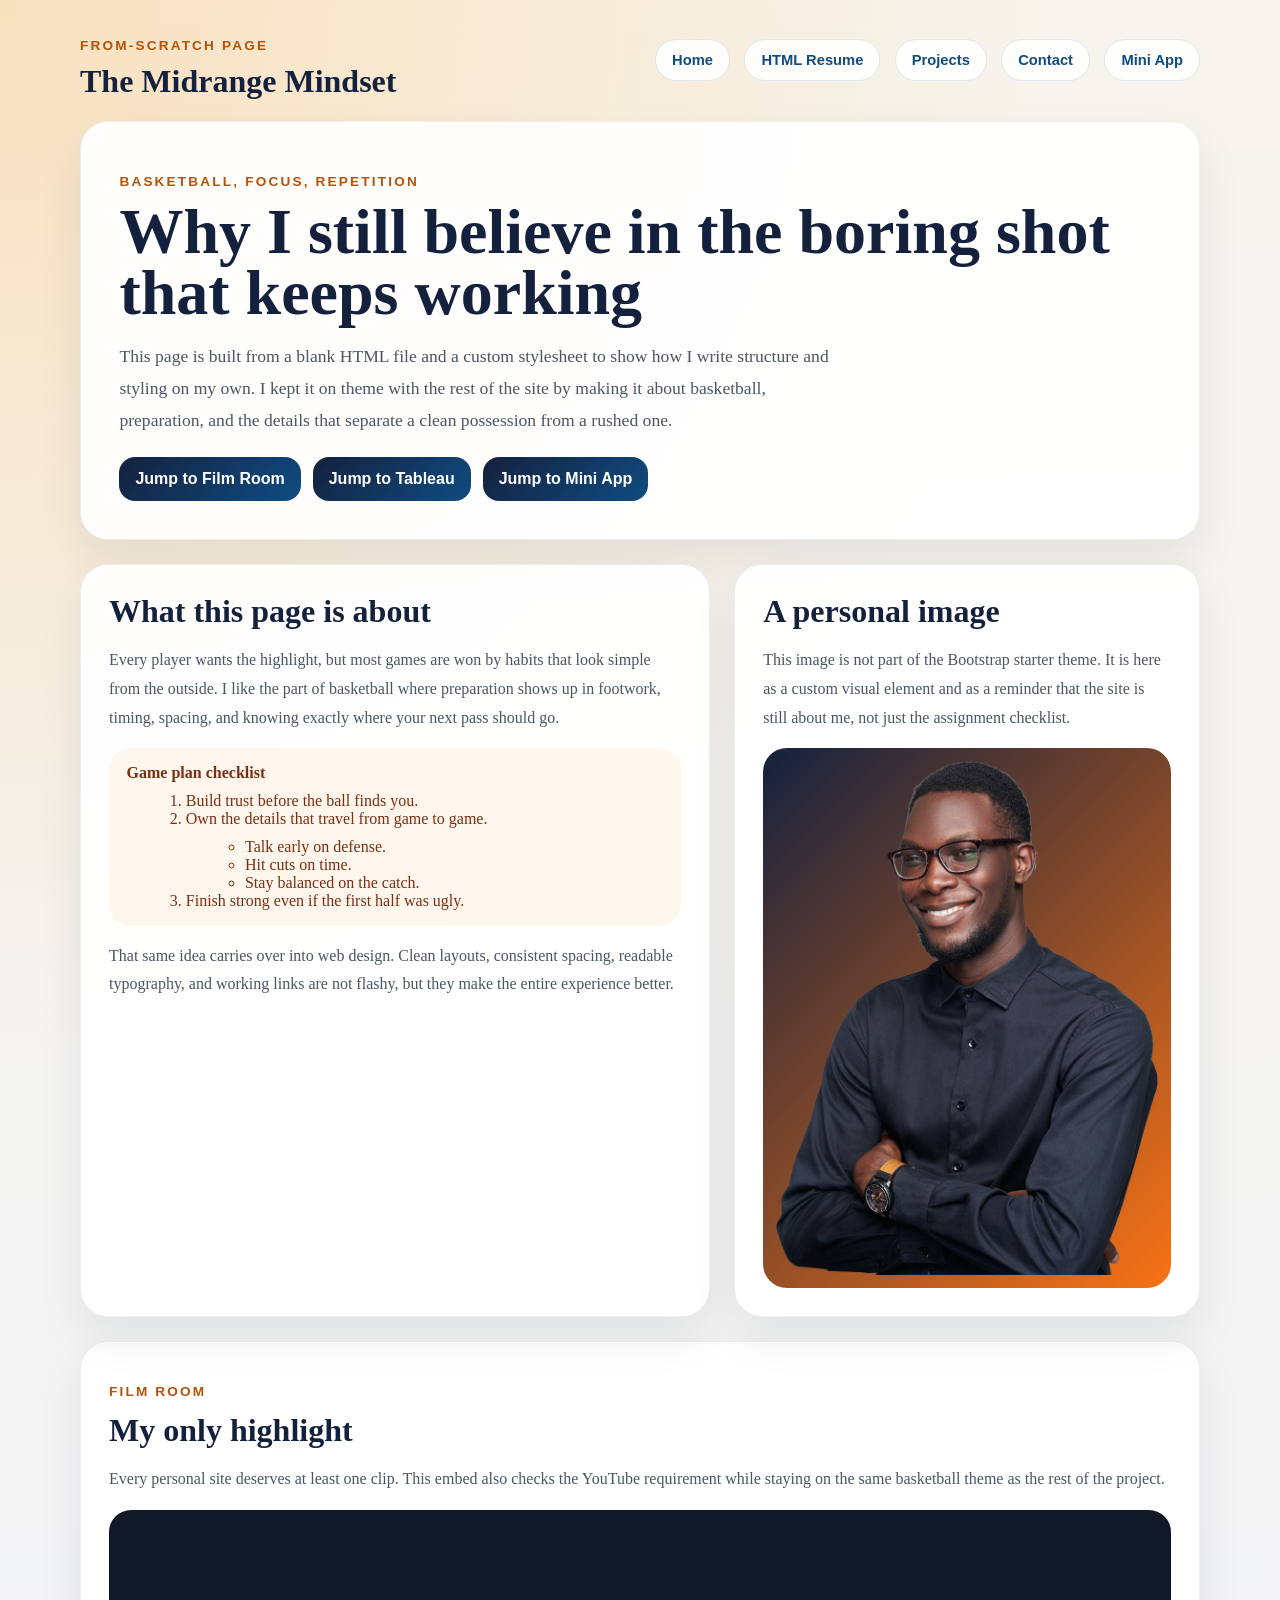
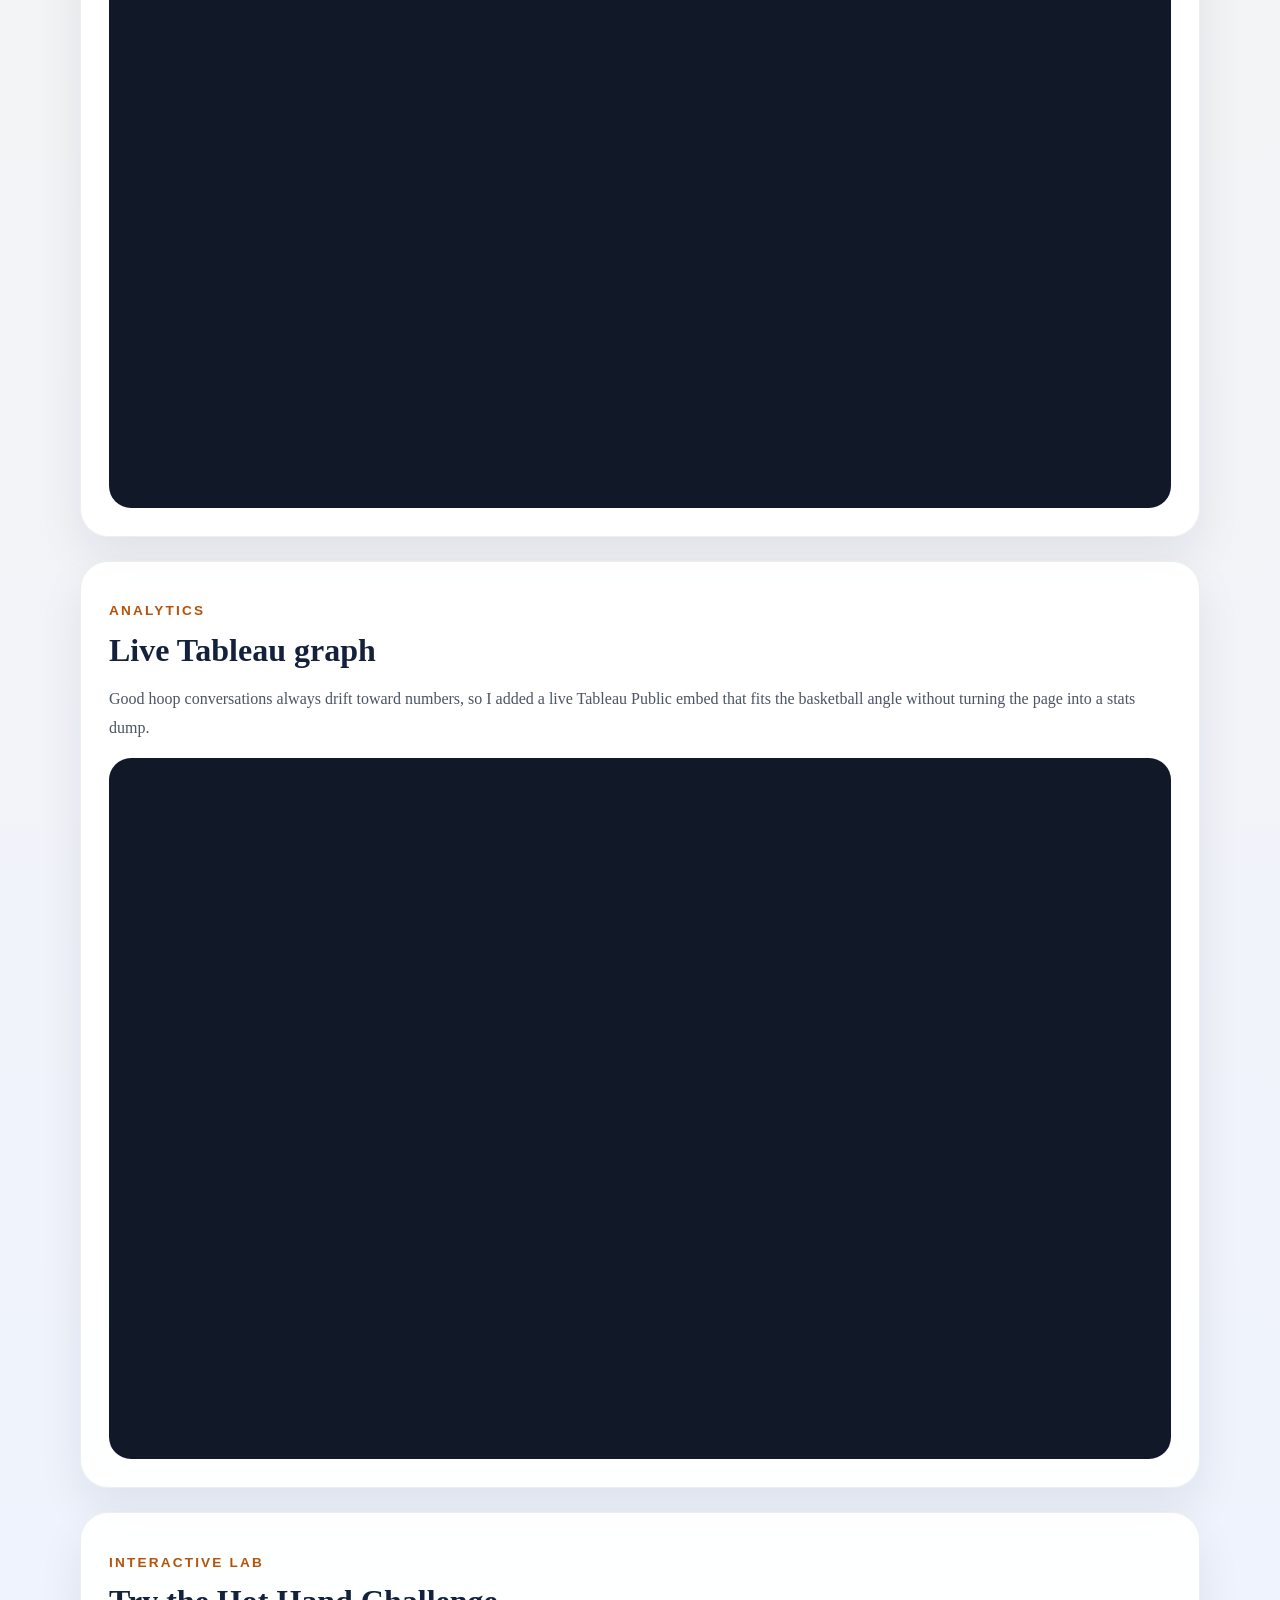
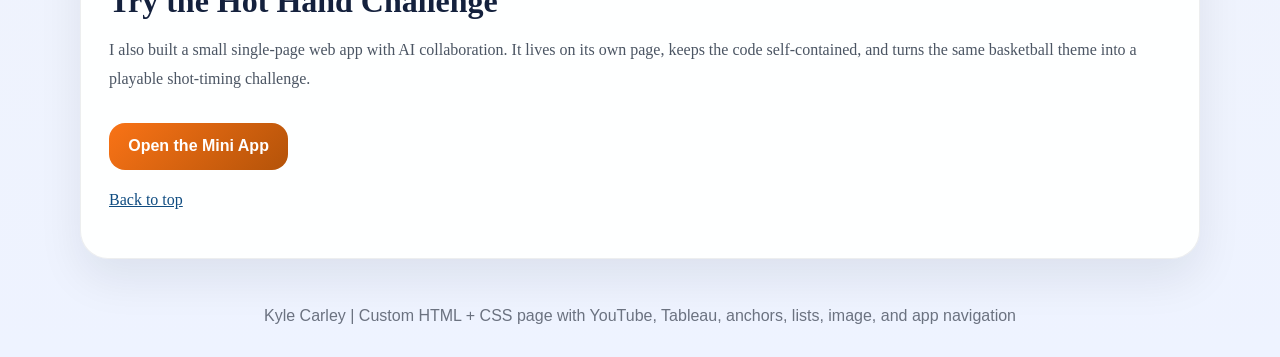
<file: scratch.html>
<!DOCTYPE html>
<html lang="en">
<head>
    <meta charset="utf-8" />
    <meta name="viewport" content="width=device-width, initial-scale=1.0" />
    <meta name="description" content="A from-scratch page about Kyle's basketball mindset and creative process." />
    <meta name="author" content="Kyle Carley" />
    <title>The Midrange Mindset | Kyle Carley</title>
    <link rel="icon" type="image/x-icon" href="assets/favicon.ico" />
    <link rel="stylesheet" href="scratch.css" />
</head>
<body>
    <div class="scratch-shell" id="top">
        <div class="scratch-nav">
            <div>
                <p class="eyebrow">From-Scratch Page</p>
                <h1 class="hero-title" style="font-size: 2rem; margin: 0;">The Midrange Mindset</h1>
            </div>
            <div class="scratch-nav-links">
                <a class="nav-pill" href="index.html">Home</a>
                <a class="nav-pill" href="resume.html">HTML Resume</a>
                <a class="nav-pill" href="projects.html">Projects</a>
                <a class="nav-pill" href="contact.html">Contact</a>
                <a class="nav-pill" href="app.html">Mini App</a>
            </div>
        </div>

        <div class="hero-panel">
            <p class="eyebrow">Basketball, Focus, Repetition</p>
            <h2 class="hero-title">Why I still believe in the boring shot that keeps working</h2>
            <p class="hero-copy">
                This page is built from a blank HTML file and a custom stylesheet to show how I write structure and styling on my own.
                I kept it on theme with the rest of the site by making it about basketball, preparation, and the details that separate a clean possession from a rushed one.
            </p>
            <div class="jump-links">
                <a class="jump-link" href="#film-room">Jump to Film Room</a>
                <a class="jump-link" href="#analytics">Jump to Tableau</a>
                <a class="jump-link" href="#lab">Jump to Mini App</a>
            </div>
        </div>

        <div class="content-grid">
            <div class="content-panel">
                <h2 class="section-title">What this page is about</h2>
                <p class="section-copy">
                    Every player wants the highlight, but most games are won by habits that look simple from the outside. I like the part of basketball
                    where preparation shows up in footwork, timing, spacing, and knowing exactly where your next pass should go.
                </p>
                <div class="list-card">
                    <strong>Game plan checklist</strong>
                    <ol>
                        <li>Build trust before the ball finds you.</li>
                        <li>Own the details that travel from game to game.
                            <ul>
                                <li>Talk early on defense.</li>
                                <li>Hit cuts on time.</li>
                                <li>Stay balanced on the catch.</li>
                            </ul>
                        </li>
                        <li>Finish strong even if the first half was ugly.</li>
                    </ol>
                </div>
                <p class="section-copy">
                    That same idea carries over into web design. Clean layouts, consistent spacing, readable typography, and working links are not flashy, but they make the entire experience better.
                </p>
            </div>

            <div class="content-panel">
                <h2 class="section-title">A personal image</h2>
                <p class="section-copy">
                    This image is not part of the Bootstrap starter theme. It is here as a custom visual element and as a reminder that the site is still about me, not just the assignment checklist.
                </p>
                <div class="photo-frame">
                    <img src="assets/profile.png" alt="Kyle Carley portrait" />
                </div>
            </div>
        </div>

        <div class="video-panel" id="film-room">
            <p class="eyebrow">Film Room</p>
            <h2 class="section-title">My only highlight</h2>
            <p class="section-copy">
                Every personal site deserves at least one clip. This embed also checks the YouTube requirement while staying on the same basketball theme as the rest of the project.
            </p>
            <div class="embed-frame">
                <iframe
                    src="https://www.youtube.com/embed/dwNLaypagL0"
                    title="Kyle highlight video"
                    allow="accelerometer; autoplay; clipboard-write; encrypted-media; gyroscope; picture-in-picture; web-share"
                    allowfullscreen></iframe>
            </div>
        </div>

        <div class="tableau-panel" id="analytics">
            <p class="eyebrow">Analytics</p>
            <h2 class="section-title">Live Tableau graph</h2>
            <p class="section-copy">
                Good hoop conversations always drift toward numbers, so I added a live Tableau Public embed that fits the basketball angle without turning the page into a stats dump.
            </p>
            <div class="embed-frame tableau-frame">
                <iframe
                    src="https://public.tableau.com/views/Giannis20PointStreak/Giannis?:showVizHome=no&:embed=true&:toolbar=no"
                    title="Basketball Tableau visualization"
                    loading="lazy"></iframe>
            </div>
        </div>

        <div class="app-panel" id="lab">
            <p class="eyebrow">Interactive Lab</p>
            <h2 class="section-title">Try the Hot Hand Challenge</h2>
            <p class="section-copy">
                I also built a small single-page web app with AI collaboration. It lives on its own page, keeps the code self-contained, and turns the same basketball theme into a playable shot-timing challenge.
            </p>
            <a class="app-link" href="app.html">Open the Mini App</a>
            <p class="section-copy">
                <a href="#top">Back to top</a>
            </p>
        </div>
    </div>

    <div class="scratch-footer">
        Kyle Carley | Custom HTML + CSS page with YouTube, Tableau, anchors, lists, image, and app navigation
    </div>
</body>
</html>
</file>
<file: scratch.css>
html {
  scroll-behavior: smooth;
}

body {
  margin: 0;
  background:
    radial-gradient(circle at top left, rgba(255, 159, 28, 0.22), transparent 28%),
    linear-gradient(180deg, #f7f4ed 0%, #eef3ff 100%);
  color: #1f2937;
  font-family: Georgia, "Times New Roman", serif;
}

a {
  color: #0f4c81;
}

.scratch-shell {
  max-width: 1120px;
  margin: 0 auto;
  padding: 1.5rem;
}

.scratch-nav {
  display: flex;
  flex-wrap: wrap;
  gap: 0.9rem;
  justify-content: space-between;
  align-items: center;
  margin-bottom: 1.5rem;
}

.scratch-nav-links {
  display: flex;
  flex-wrap: wrap;
  gap: 0.9rem;
}

.nav-pill {
  text-decoration: none;
  padding: 0.75rem 1rem;
  border-radius: 999px;
  background: rgba(255, 255, 255, 0.88);
  border: 1px solid rgba(15, 76, 129, 0.12);
  font-family: Arial, Helvetica, sans-serif;
  font-size: 0.92rem;
  font-weight: 700;
}

.hero-panel,
.content-panel,
.tableau-panel,
.video-panel,
.app-panel {
  background: rgba(255, 255, 255, 0.94);
  border: 1px solid rgba(31, 41, 55, 0.08);
  border-radius: 28px;
  box-shadow: 0 20px 45px rgba(15, 23, 42, 0.08);
}

.hero-panel {
  padding: 2.4rem;
  margin-bottom: 1.5rem;
}

.eyebrow {
  color: #b45309;
  font-family: Arial, Helvetica, sans-serif;
  font-size: 0.85rem;
  font-weight: 800;
  letter-spacing: 0.16em;
  text-transform: uppercase;
}

.hero-title {
  margin: 0.6rem 0 0.9rem;
  color: #14213d;
  font-size: clamp(2.5rem, 5vw, 4.4rem);
  line-height: 0.95;
}

.hero-copy {
  max-width: 45rem;
  color: #4b5563;
  font-size: 1.1rem;
  line-height: 1.8;
}

.jump-links {
  display: flex;
  flex-wrap: wrap;
  gap: 0.75rem;
  margin-top: 1.3rem;
}

.jump-link {
  text-decoration: none;
  padding: 0.8rem 1rem;
  border-radius: 16px;
  background: linear-gradient(135deg, #14213d 0%, #0f4c81 100%);
  color: #ffffff;
  font-family: Arial, Helvetica, sans-serif;
  font-weight: 700;
}

.content-grid {
  display: grid;
  grid-template-columns: 1.15fr 0.85fr;
  gap: 1.5rem;
  margin-bottom: 1.5rem;
}

.content-panel,
.video-panel,
.tableau-panel,
.app-panel {
  padding: 1.75rem;
}

.section-title {
  margin-top: 0;
  margin-bottom: 0.9rem;
  color: #14213d;
  font-size: 2rem;
}

.section-copy {
  color: #4b5563;
  line-height: 1.8;
}

.photo-frame {
  overflow: hidden;
  border-radius: 24px;
  margin-top: 1rem;
  background: linear-gradient(135deg, #14213d 0%, #f97316 100%);
  padding: 0.8rem;
}

.photo-frame img {
  display: block;
  width: 100%;
  border-radius: 18px;
}

.list-card {
  margin-top: 1rem;
  padding: 1rem 1.1rem;
  border-radius: 22px;
  background: #fff7ed;
  color: #7c2d12;
}

.list-card ol,
.list-card ul {
  margin: 0.6rem 0 0 1.2rem;
}

.video-panel,
.tableau-panel,
.app-panel {
  margin-bottom: 1.5rem;
}

.embed-frame {
  position: relative;
  overflow: hidden;
  border-radius: 22px;
  background: #111827;
  margin-top: 1rem;
}

.embed-frame::before {
  content: "";
  display: block;
  padding-top: 56.25%;
}

.embed-frame iframe {
  position: absolute;
  inset: 0;
  width: 100%;
  height: 100%;
  border: 0;
}

.tableau-frame::before {
  padding-top: 66%;
}

.app-link {
  display: inline-block;
  margin-top: 0.8rem;
  text-decoration: none;
  padding: 0.9rem 1.2rem;
  border-radius: 16px;
  background: linear-gradient(135deg, #f97316 0%, #b45309 100%);
  color: #ffffff;
  font-family: Arial, Helvetica, sans-serif;
  font-weight: 700;
}

.scratch-footer {
  color: #6b7280;
  text-align: center;
  padding-bottom: 2rem;
  font-family: Arial, Helvetica, sans-serif;
}

@media (max-width: 840px) {
  .content-grid {
    grid-template-columns: 1fr;
  }

  .scratch-nav {
    align-items: flex-start;
    flex-direction: column;
  }
}
</file>
